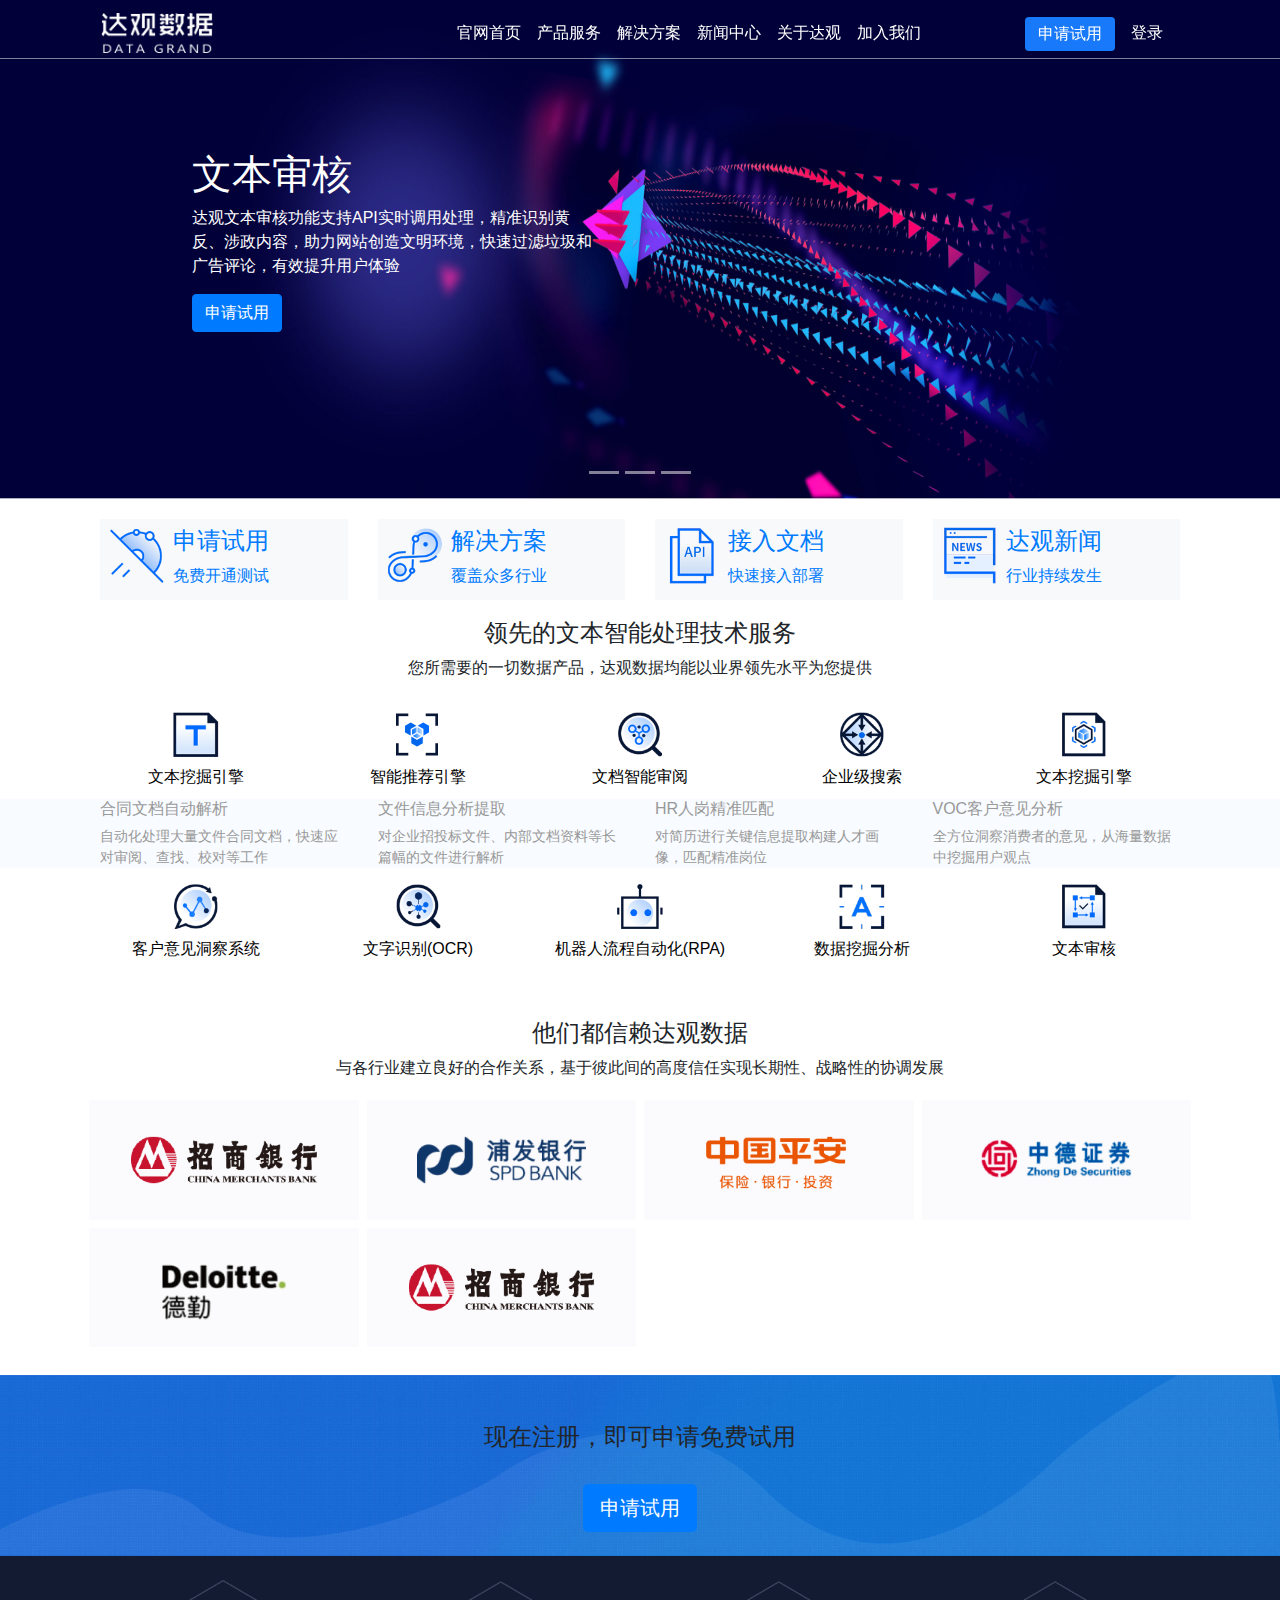
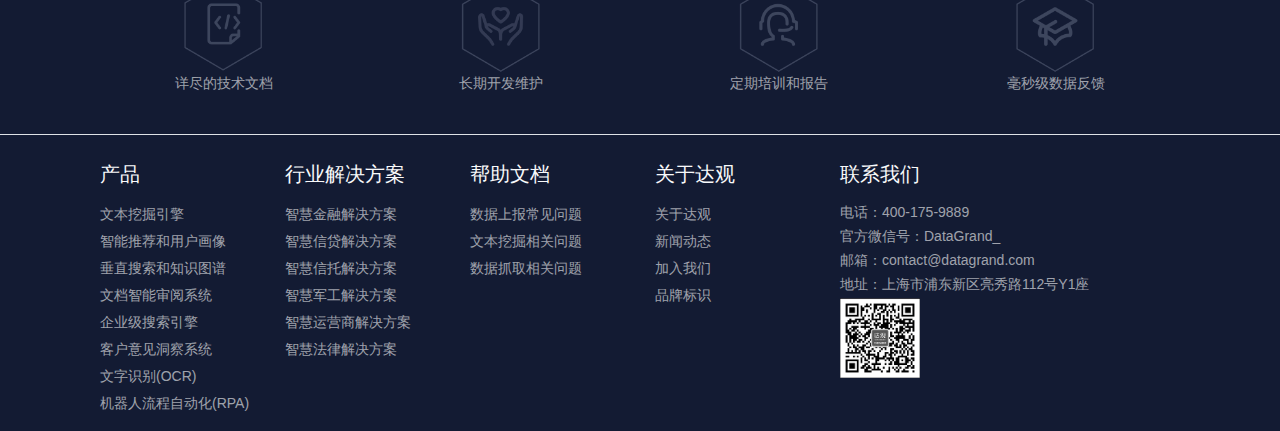
<file: index.html>
<!DOCTYPE html>
<html>

<head lang="en">
    <meta charset="UTF-8">
    <title>首页</title>
    <!-- 设置视口-->
    <meta name="viewport" content="width=device-width,initial-scale=1" />
    <!-- 导入css-->
    <link rel="stylesheet" href="css/bootstrap.css" />
    <link rel="stylesheet" href="css/comm.css">
    <link rel="stylesheet" href="css/index.css" />

    <!-- 导入3个js-->
    <script src="js/jquery.min.js"></script>
    <script src="js/popper.min.js"></script>
    <script src="js/bootstrap.min.js"></script>


</head>

<body>
    <!--头部-->
    <div class="dh-header ">
        <div class="container  ">
            <div class="navbar navbar-expand-md navbar-dark  pb-0">
                <a class="navbar-brand header-logo" href="#"><img src="images/index/dg-logo-2x.png" alt="" /></a>
                <button class="navbar-toggler" data-target="#content" data-toggle="collapse">
                    <span class="navbar-toggler-icon">
                    </span>
                </button>
                <div id="content" class="collapse navbar-collapse">
                    <ul class="navbar-nav ml-lg-auto mr-lg-5 pl-1 ">
                        <li class="nav-item"><a class="nav-link" href="index.html">官网首页</a></li>
                        <li class="nav-item"><a class="nav-link" href="product.html">产品服务</a></li>
                        <li class="nav-item"><a class="nav-link" href="scheme.html">解决方案</a></li>
                        <li class="nav-item"><a class="nav-link" href="blog.html">新闻中心</a></li>
                        <li class="nav-item"><a class="nav-link" href="about.html">关于达观</a></li>
                        <li class="nav-item"><a class="nav-link" href="our.html">加入我们</a></li>
                    </ul>
                </div>
                <div class="ml-lg-5 d-none d-lg-block header-login float-right">
                    <button class="btn py-1   ">申请试用</button><a class="" href="#">登录</a>
                </div>
            </div>
        </div>
    </div>
    <!-- 轮播图开始-->
    <div class="img-lb">
        <div id="carous" class="carousel" data-ride="carousel">
            <div class="carousel-inner">
                <div class="carousel-item active img-p">
                    <div class="item-position">
                        <h1 class="title text-white">文本审核</h2>
                            <p class="text-white">达观文本审核功能支持API实时调用处理，精准识别黄反、涉政内容，助力网站创造文明环境，快速过滤垃圾和广告评论，有效提升用户体验</p>
                            <a href="javascript:void()" class="btn btn-primary text-white ">申请试用</a>
                    </div>
                    <img src="images/index/banner1.jpg" alt="" />
                </div>
                <div class="carousel-item img-p">
                    <div class="item-position">
                        <h1 class="title text-white">智能推荐和用户画像</h2>
                            <p class="text-white">根据不同用户的喜好挖掘生成用户画像，为每位用户提供“千人千画“的个性化推荐内容，帮助传媒、电商等行业有效提升点击率、转化率以及用户粘性，极大的增加客户的经营效益</p>
                            <a href="javascript:void()" class="btn btn-primary text-white ">申请试用</a>
                    </div>
                    <img src="images/index/banner2.jpg" alt="" />
                </div>
                <div class="carousel-item img-p">
                    <div class="item-position">
                        <h1 class="title text-white">垂直搜索和知识图谱</h2>
                            <p class="text-white">垂直搜索引擎利用知识图谱和语义分析技术，帮助用户从海量信息中快速准确搜索到目标内容，为客户搭建出高效精准的智能搜索系统</p>
                            <a href="javascript:void()" class="btn btn-primary text-white ">在线体验</a>
                    </div>
                    <img src="images/index/banner3.jpg" alt="" />
                </div>
            </div>
            <ul class="carousel-indicators">
                <li data-slide-to="0" data-target="#carous"></li>
                <li data-slide-to="1" data-target="#carous"></li>
                <li data-slide-to="2" data-target="#carous"></li>

            </ul>
        </div>
    </div>
    <!-- 轮播图结束-->
    <div class="container">
        <div class="row quick">
            <div class="col-md-3 ">
                <a class="d-block bg-light p-2 clearfix" href="#">
                    <img class="float-left" src="images/index/quick-icon1-new.png" alt="" />
                    <div class="float-left pl-2">
                        <h4>申请试用</h4>
                        <p class="mb-1">免费开通测试</p>
                    </div>
                </a>
            </div>
            <div class="col-md-3  ">
                <a class="d-block bg-light p-2 clearfix" href="#">
                    <img class="float-left" src="images/index/quick-icon2-new.png" alt="" />
                    <div class="float-left pl-2">
                        <h4>解决方案</h4>
                        <p class="mb-1">覆盖众多行业</p>
                    </div>
                </a>
            </div>
            <div class="col-md-3 ">
                <a class="d-block bg-light p-2 clearfix" href="#">
                    <img class="float-left" src="images/index/quick-icon3-new.png" alt="" />
                    <div class="float-left pl-2">
                        <h4>接入文档</h4>
                        <p class="mb-1">快速接入部署</p>
                    </div>
                </a>
            </div>
            <div class="col-md-3 ">
                <a class="d-block bg-light p-2 clearfix" href="#">
                    <img class="float-left" src="images/index/quick-icon4-new.png" alt="" />
                    <div class="float-left pl-2">
                        <h4>达观新闻</h4>
                        <p class="mb-1">行业持续发生</p>
                    </div>
                </a>
            </div>
        </div>
        <div class="products ">
            <h4 class="text-center">领先的文本智能处理技术服务</h4>
            <p class="text-center">您所需要的一切数据产品，达观数据均能以业界领先水平为您提供</p>
        </div>
        <!-- 第一行图标-->
        <div class="row pt-2 ">
            <div class=" mt-2 col-md text-md-center product-border product-parent1 col-sm-12 ">
                <a href="javascript:void()">
                    <img class="product-img" src="images/index/product-logo-01.png" alt="" />
                    <div class="p-2 d-inline-block d-md-block">文本挖掘引擎</div>
                </a>
            </div>
            <div class="mt-2 col-md text-md-center product-border col-sm-12">
                <a href="javascript:void()">
                    <img class="product-img" src="images/index/product-logo-02.png" alt="" />
                    <div class="p-2 d-inline-block d-md-block">智能推荐引擎</div>
                </a>
            </div>
            <div class="mt-2 col-md text-md-center product-border col-sm-12">
                <a href="javascript:void()">
                    <img class="product-img" src="images/index/product-logo-03.png" alt="" />
                    <div class="p-2 d-inline-block d-md-block">文档智能审阅</div>
                </a>
            </div>
            <div class="mt-2 col-md text-md-center product-border col-sm-12">
                <a href="javascript:void()">
                    <img class="product-img" src="images/index/product-logo-04.png" alt="" />
                    <div class="p-2 d-inline-block d-md-block">企业级搜索</div>
                </a>
            </div>
            <div class="mt-2 col-md text-md-center product-border col-sm-12">
                <a href="javascript:void()">
                    <img class="product-img" src="images/index/product-logo-05.png" alt="" />
                    <div class="p-2 d-inline-block d-md-block">文本挖掘引擎</div>
                </a>
            </div>
        </div>
    </div>

    <!-- 第一行图标内容-->
    <div class="product-item product-item1 ">
        <div class="container ">
            <div class="row">
                <a class="col-md-3">
                    <h6>合同文档自动解析</h6>
                    <div>自动化处理大量文件合同文档，快速应对审阅、查找、校对等工作</div>
                </a>
                <a class="col-md-3">
                    <h6>文件信息分析提取</h6>
                    <div>对企业招投标文件、内部文档资料等长篇幅的文件进行解析</div>
                </a>
                <a class="col-md-3">
                    <h6>HR人岗精准匹配</h6>
                    <div>对简历进行关键信息提取构建人才画像，匹配精准岗位</div>
                </a>
                <a class="col-md-3">
                    <h6>VOC客户意见分析</h6>
                    <div>全方位洞察消费者的意见，从海量数据中挖掘用户观点</div>
                </a>
            </div>
        </div>
    </div>

    <!-- 第二行图标-->
    <div>
        <div class="container">
            <div class="row pt-2">
                <div class="mt-2 col-md text-md-center product-border col-sm-12">
                    <a href="#">
                        <img class="product-img" src="images/index/product-logo-06.png" alt="" />
                        <div class="p-2 d-inline-block d-md-block">客户意见洞察系统</div>
                    </a>
                </div>
                <div class="mt-2 col-md text-md-center product-border col-sm-12">
                    <a href="#">
                        <img class="product-img" src="images/index/product-logo-07.png" alt="" />
                        <div class="p-2 d-inline-block d-md-block">文字识别(OCR)</div>
                    </a>
                </div>
                <div class="mt-2 col-md text-md-center product-border col-sm-12">
                    <a href="#">
                        <img class="product-img" src="images/index/product-logo-08.png" alt="" />
                        <div class="p-2 d-inline-block d-md-block">机器人流程自动化(RPA)</div>
                    </a>
                </div>
                <div class="mt-2 col-md text-md-center product-border col-sm-12">
                    <a href="#">
                        <img class="product-img" src="images/index/product-logo-09.png" alt="" />
                        <div class="p-2 d-inline-block d-md-block">数据挖掘分析</div>
                    </a>
                </div>
                <div class="mt-2 col-md text-md-center product-border col-sm-12">
                    <a href="#">
                        <img class="product-img" src="images/index/product-logo-10.png" alt="" />
                        <div class="p-2 d-inline-block d-md-block">文本审核</div>
                    </a>
                </div>

            </div>
        </div>
    </div>

    <!-- 合作伙伴-->
    <div class="case pt-5">
        <div class="container">
            <h4 class="text-center">他们都信赖达观数据</h4>
            <p class="text-center">与各行业建立良好的合作关系，基于彼此间的高度信任实现长期性、战略性的协调发展</p>
            <div class="row">
                <div class="col-4 col-md-3 p-1">
                    <img class="case-img" src="images/index/logo_zhaoshang_01.png" alt="" />
                </div>
                <div class="col-4 col-md-3 p-1">
                    <img class="case-img" src="images/index/logo_psdbank_02.png" alt="" />
                </div>
                <div class="col-4 col-md-3 p-1">
                    <img class="case-img" src="images/index/logo_chinapingan_03.png" alt="" />
                </div>
                <div class="col-4 col-md-3 p-1">
                    <img class="case-img" src="images/index/logo_zhongde_07.png" alt="" />
                </div>
                <div class="col-4 col-md-3 p-1">
                    <img class="case-img" src="images/index/logo_deqin_08.png" alt="" />
                </div>
                <div class="col-4 col-md-3 p-1">
                    <img class="case-img" src="images/index/logo_zhaoshang_01.png" alt="" />
                </div>
            </div>
        </div>
    </div>
    <!--底部申请试用-->
    <div class="apply-title py-4 mt-4">
        <div class="container text-center ">
            <h4 class="py-4">现在注册，即可申请免费试用</h4>
            <a href="#" class="btn btn-lg btn-primary">申请试用</a>
        </div>
    </div>
    <!-- 底部导航-->
    <div class="dg-footer  ">
        <div class="border-bottom">
            <div class="container py-4 ">
                <div class="row">
                    <div class="col-3 text-center">
                        <img class="footer-img" src="images/index/footer-word1-new.png" alt="" />
                        <p class="footer-f-c">详尽的技术文档</p>
                    </div>
                    <div class="col-3 text-center">
                        <img class="footer-img" src="images/index/footer-word2-new.png" alt="" />
                        <p class="footer-f-c">长期开发维护</p>
                    </div>
                    <div class="col-3 text-center">
                        <img class="footer-img " src="images/index/footer-word3-new.png" alt="" />
                        <p class="footer-f-c">定期培训和报告</p>
                    </div>
                    <div class="col-3 text-center">
                        <img class="footer-img" src="images/index/footer-word4-new.png" alt="" />
                        <p class="footer-f-c">毫秒级数据反馈</p>
                    </div>
                </div>
            </div>
        </div>
        <!-- 尾部注释-->
        <div class="container footer-text mt-3">
            <div class="d-none d-md-block">
                <div class="row">
                    <div class="col-2">
                        <ul class="list-unstyled">
                            <li>
                                <h5 class="text-light py-2 ">产品</h5>
                            </li>
                            <li><a class="text-dark footer-f-c" href="javascript:void();">文本挖掘引擎</a></li>
                            <li><a class="text-dark footer-f-c" href="javascript:void();">智能推荐和用户画像</a></li>
                            <li><a class="text-dark footer-f-c" href="javascript:void();">垂直搜索和知识图谱</a></li>
                            <li><a class="text-dark footer-f-c" href="javascript:void();">文档智能审阅系统</a></li>
                            <li><a class="text-dark footer-f-c" href="javascript:void();">企业级搜索引擎</a></li>
                            <li><a class="text-dark footer-f-c" href="javascript:void();">客户意见洞察系统</a></li>
                            <li><a class="text-dark footer-f-c" href="javascript:void();">文字识别(OCR)</a></li>
                            <li><a class="text-dark footer-f-c" href="javascript:void();">机器人流程自动化(RPA)</a></li>
                        </ul>
                    </div>
                    <div class="col-2">
                        <ul class="list-unstyled">
                            <li>
                                <h5 class="text-light py-2">行业解决方案</h5>
                            </li>
                            <li><a class="text-dark footer-f-c" href="javascript:void();">智慧金融解决方案</a></li>
                            <li><a class="text-dark footer-f-c" href="javascript:void();">智慧信贷解决方案</a></li>
                            <li><a class="text-dark footer-f-c" href="javascript:void();">智慧信托解决方案</a></li>
                            <li><a class="text-dark footer-f-c" href="javascript:void();">智慧军工解决方案</a></li>
                            <li><a class="text-dark footer-f-c" href="javascript:void();">智慧运营商解决方案</a></li>
                            <li><a class="text-dark footer-f-c" href="javascript:void();">智慧法律解决方案</a></li>
                        </ul>
                    </div>
                    <div class="col-2">
                        <ul class="list-unstyled">
                            <li>
                                <h5 class="text-light py-2 ">帮助文档</h5>
                            </li>
                            <li><a class="text-dark footer-f-c" href="javascript:void();">数据上报常见问题</a></li>
                            <li><a class="text-dark footer-f-c" href="javascript:void();">文本挖掘相关问题</a></li>
                            <li><a class="text-dark footer-f-c" href="javascript:void();">数据抓取相关问题</a></li>

                        </ul>
                    </div>
                    <div class="col-2">
                        <ul class="list-unstyled">
                            <li>
                                <h5 class="text-light py-2 ">关于达观</h5>
                            </li>
                            <li><a class="text-dark footer-f-c" href="javascript:void();">关于达观</a></li>
                            <li><a class="text-dark footer-f-c" href="javascript:void();">新闻动态</a></li>
                            <li><a class="text-dark footer-f-c" href="javascript:void();">加入我们</a></li>
                            <li><a class="text-dark footer-f-c" href="javascript:void();">品牌标识</a></li>

                        </ul>
                    </div>
                    <div class="col-4">
                        <ul class="list-unstyled">
                            <li>
                                <h5 class="text-light py-2 ">联系我们</h5>
                            </li>
                            <li class="footer-f-c">电话：400-175-9889</li>
                            <li class="footer-f-c">官方微信号：DataGrand_</li>
                            <li class="footer-f-c">邮箱：contact@datagrand.com</li>
                            <li class="footer-f-c">地址：上海市浦东新区亮秀路112号Y1座</li>
                            <li><img class="footer-code" src="images/index/qrcode.png" alt="二维码" /></li>
                        </ul>
                    </div>
                </div>
            </div>
        </div>
        <!-- 小窗口显示-->
        <ul class="list-unstyled d-md-none">
            <li class="pl-2 py-2"><a href="about.html">关于达观</a></li>
            <li class="pl-2 py-2"><a href="blog.html">新闻动态</a></li>
            <li class="pl-2 py-2"><a href="our.html">加入我们</a></li>
            <li class="pl-2 py-2"><a href="index.html">品牌标识</a></li>
        </ul>
    </div>
</body>
<script>
</script>

</html>
</file>
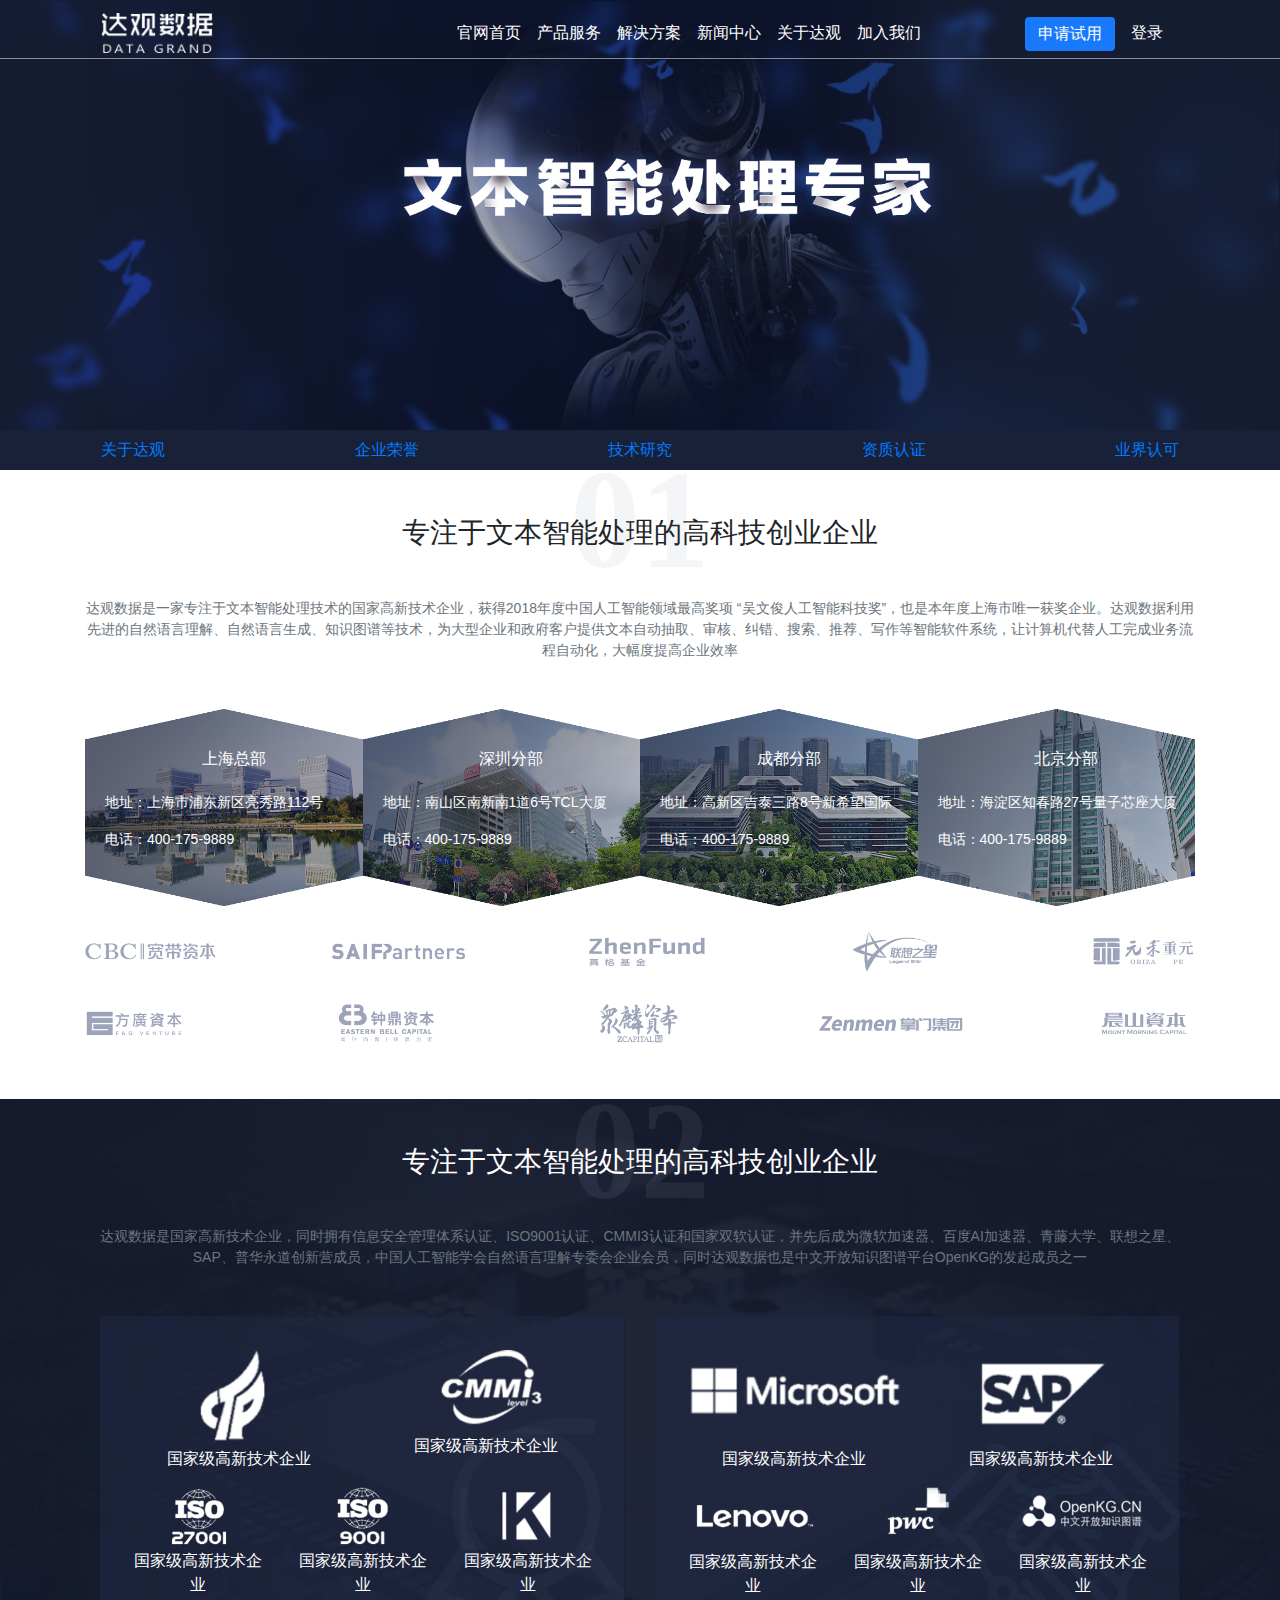
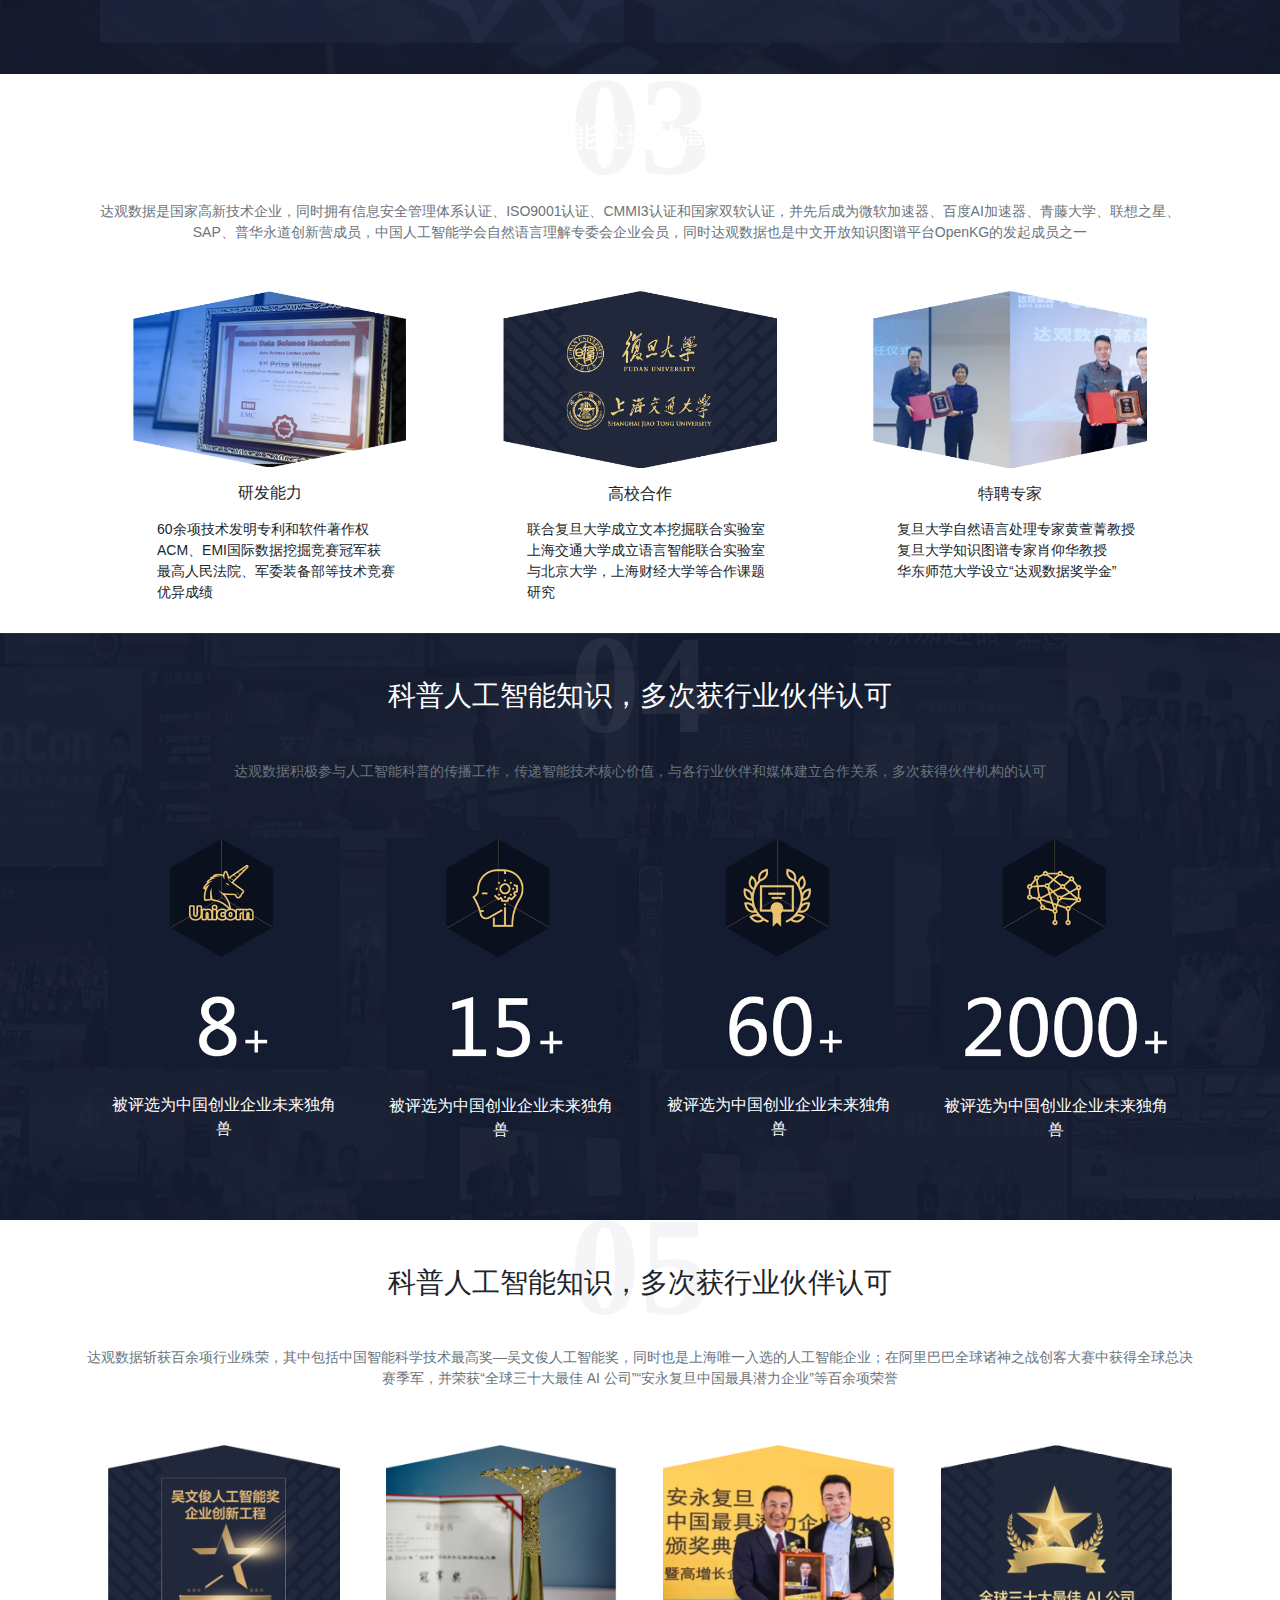
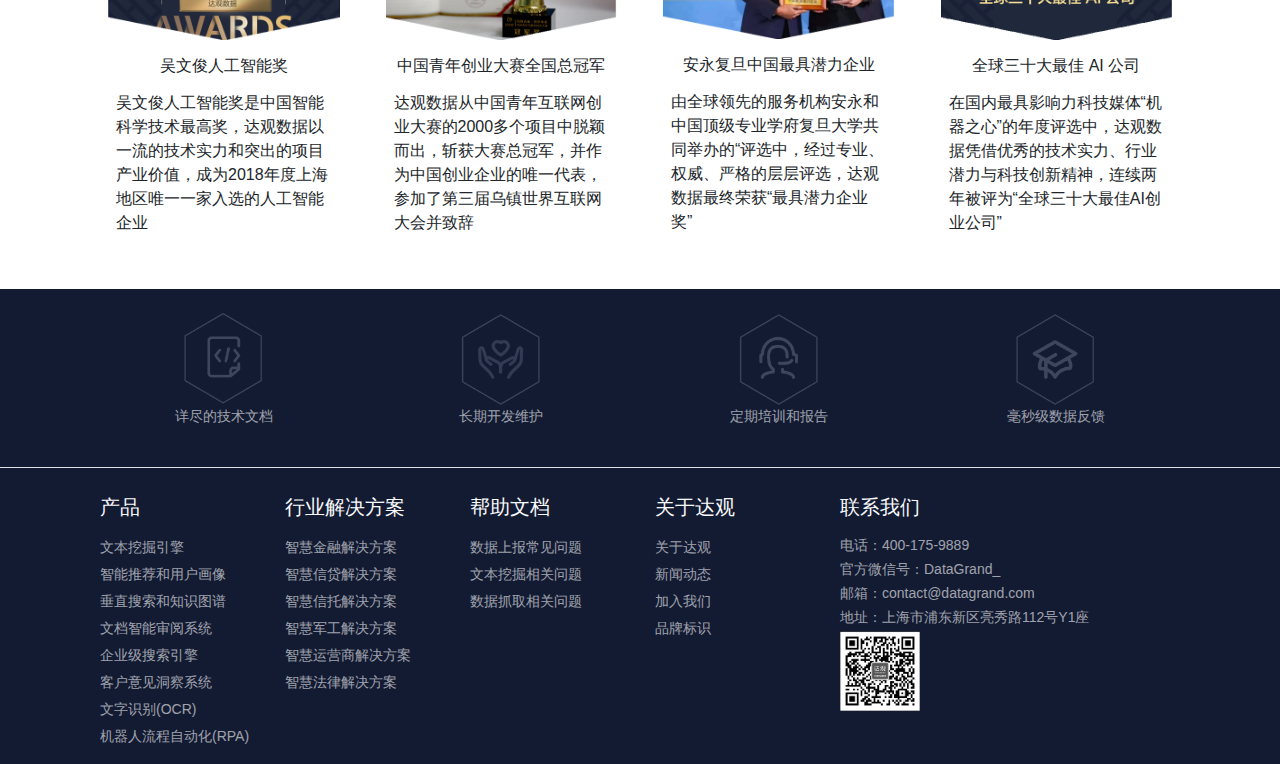
<file: about.html>
<!DOCTYPE html>
<html>

<head lang="en">
    <meta charset="UTF-8">
    <title>关于达观</title>
    <!-- 设置视口-->
    <meta name="viewport" content="width=device-width,initial-scale=1" />
    <!-- 导入css-->
    <link rel="stylesheet" href="css/bootstrap.css" />
    <link rel="stylesheet" href="css/comm.css" />
    <link rel="stylesheet" href="css/about.css" />
    <!-- 导入3个js-->
    <script src="js/jquery.min.js"></script>
    <script src="js/popper.min.js"></script>
    <script src="js/bootstrap.min.js"></script>


</head>

<body>
    <!--头部-->
    <div class="dh-header ">
        <div class="container  ">
            <div class="navbar navbar-expand-md navbar-dark  pb-0">
                <a class="navbar-brand header-logo" href="#"><img src="images/index/dg-logo-2x.png" alt="" /></a>
                <button class="navbar-toggler" data-target="#content" data-toggle="collapse">
                        <span class="navbar-toggler-icon">
                        </span>
                    </button>
                <div id="content" class="collapse navbar-collapse">
                    <ul class="navbar-nav ml-lg-auto mr-lg-5 pl-1 ">
                        <li class="nav-item"><a class="nav-link" href="index.html">官网首页</a></li>
                        <li class="nav-item"><a class="nav-link" href="product.html">产品服务</a></li>
                        <li class="nav-item"><a class="nav-link" href="scheme.html">解决方案</a></li>
                        <li class="nav-item"><a class="nav-link" href="blog.html">新闻中心</a></li>
                        <li class="nav-item"><a class="nav-link" href="about.html">关于达观</a></li>
                        <li class="nav-item"><a class="nav-link" href="our.html">加入我们</a></li>
                    </ul>
                </div>
                <div class="ml-lg-5 d-none d-lg-block header-login float-right">
                    <button class="btn py-1   ">申请试用</button><a class="" href="#">登录</a>
                </div>
            </div>
        </div>
    </div>
    <div class="aboout-us">
        <div class="about-us-web">
            <img class="w-100" src="images/about/about-us-banner.png" alt="" />
        </div>
        <div class="about-datagrand">
            <div class="container">
                <ul class="nav justify-content-between">
                    <li class="nav-item"><a class="nav-link" href="#">关于达观</a></li>
                    <li class="nav-item"><a class="nav-link" href="#">企业荣誉</a></li>
                    <li class="nav-item"><a class="nav-link" href="#">技术研究</a></li>
                    <li class="nav-item"><a class="nav-link" href="#">资质认证</a></li>
                    <li class="nav-item"><a class="nav-link" href="#">业界认可</a></li>
                </ul>
            </div>
        </div>
        <div class="about-us-block1 about-us-block text-center">
            <div class="about-us-absolute ">01</div>
            <div class="container ">
                <h3 class="pt-3 pb-5 m-0">专注于文本智能处理的高科技创业企业</h3>
                <p class="my_small text-muted mb-5">达观数据是一家专注于文本智能处理技术的国家高新技术企业，获得2018年度中国人工智能领域最高奖项 “吴文俊人工智能科技奖”，也是本年度上海市唯一获奖企业。达观数据利用先进的自然语言理解、自然语言生成、知识图谱等技术，为大型企业和政府客户提供文本自动抽取、审核、纠错、搜索、推荐、写作等智能软件系统，让计算机代替人工完成业务流程自动化，大幅度提高企业效率
                </p>
                <div class="row">
                    <div class="col-12 col-md-3 block1-img1">
                        <h6 class="pb-3">上海总部</h6>
                        <p class="text-left my_small">地址：上海市浦东新区亮秀路112号</p>
                        <p class="text-left my_small">电话：400-175-9889</p>
                    </div>
                    <div class="col-12 col-md-3 block1-img2">
                        <h6 class="pb-3">深圳分部</h6>
                        <p class="text-left my_small">地址：南山区南新南1道6号TCL大厦</p>
                        <p class="text-left my_small">电话：400-175-9889</p>
                    </div>
                    <div class="col-12 col-md-3 block1-img3">
                        <h6 class="pb-3">成都分部</h6>
                        <p class="text-left my_small">地址：高新区吉泰三路8号新希望国际</p>
                        <p class="text-left my_small">电话：400-175-9889</p>
                    </div>
                    <div class="col-12 col-md-3 block1-img4">
                        <h6 class="pb-3">北京分部</h6>
                        <p class="text-left my_small">地址：海淀区知春路27号量子芯座大厦</p>
                        <p class="text-left my_small">电话：400-175-9889</p>
                    </div>
                </div>
                <div class="py-4">
                    <img src="images/about/block01-enterprises.png" class="w-100" alt="" />
                </div>
            </div>
        </div>
        <div class="about-us-block2 about-us-block text-center">
            <div class="about-us-absolute ">02</div>
            <div class="container">
                <h3 class="pt-3 pb-5 m-0 text-white">专注于文本智能处理的高科技创业企业</h3>
                <p class="my_small text-muted mb-5">
                    达观数据是国家高新技术企业，同时拥有信息安全管理体系认证、ISO9001认证、CMMI3认证和国家双软认证，并先后成为微软加速器、百度AI加速器、青藤大学、联想之星、SAP、普华永道创新营成员，中国人工智能学会自然语言理解专委会企业会员，同时达观数据也是中文开放知识图谱平台OpenKG的发起成员之一
                </p>
                <div class="row text-white ">
                    <div class="col-6 ">
                        <div class="row about-bg-1">
                            <div class="col-12 col-md-6 text-center">
                                <img src="images/about/about-us-block1-logo-01.png" class="w-100" alt="" />
                                <p>国家级高新技术企业</p>
                            </div>
                            <div class="col-12 col-md-6 text-center">
                                <img class="w-100" src="images/about/about-us-block1-logo-02.png" alt="" />
                                <p>国家级高新技术企业</p>
                            </div>
                            <div class="col-12 col-md-4 text-center">
                                <img class="w-100" src="images/about/about-us-block1-logo-03.png" alt="" />
                                <p>国家级高新技术企业</p>
                            </div>
                            <div class="col-12 col-md-4 text-center">
                                <img class="w-100" src="images/about/about-us-block1-logo-04.png" alt="" />
                                <p>国家级高新技术企业</p>
                            </div>
                            <div class="col-12 col-md-4 text-center">
                                <img class="w-100" src="images/about/about-us-block1-logo-05.png" alt="" />
                                <p>国家级高新技术企业</p>
                            </div>
                        </div>

                    </div>
                    <div class="col-6 ">
                        <div class="row about-bg-2">
                            <div class="col-12 col-md-6 text-center">
                                <img src="images/about/about-us-block2-logo-01.png" class="w-100" alt="" />
                                <p>国家级高新技术企业</p>
                            </div>
                            <div class="col-12 col-md-6 text-center">
                                <img class="w-100" src="images/about/about-us-block2-logo-02.png" alt="" />
                                <p>国家级高新技术企业</p>
                            </div>
                            <div class="col-12 col-md-4 text-center">
                                <img class="w-100" src="images/about/about-us-block2-logo-03.png" alt="" />
                                <p>国家级高新技术企业</p>
                            </div>
                            <div class="col-12 col-md-4 text-center">
                                <img class="w-100" src="images/about/about-us-block2-logo-04.png" alt="" />
                                <p>国家级高新技术企业</p>
                            </div>
                            <div class="col-12 col-md-4 text-center">
                                <img class="w-100" src="images/about/about-us-block2-logo-05.png" alt="" />
                                <p>国家级高新技术企业</p>
                            </div>
                        </div>
                    </div>
                </div>
            </div>
        </div>
        <div class="about-us-block3 about-us-block text-center">
            <div class="about-us-absolute ">03</div>
            <div class="container">
                <h3 class="pt-3 pb-5 m-0 text-white">专注于文本智能处理的高科技创业企业</h3>
                <p class="my_small text-muted mb-5">
                    达观数据是国家高新技术企业，同时拥有信息安全管理体系认证、ISO9001认证、CMMI3认证和国家双软认证，并先后成为微软加速器、百度AI加速器、青藤大学、联想之星、SAP、普华永道创新营成员，中国人工智能学会自然语言理解专委会企业会员，同时达观数据也是中文开放知识图谱平台OpenKG的发起成员之一
                </p>
                <div class="row">
                    <div class="col-12 col-md-4 px-5">
                        <img class="w-100" src="images/about/block03-1.png" alt="" />
                        <h6 class="my-3">研发能力</h6>
                        <div class="my_small text-left pl-4">
                            <p class="my-0">60余项技术发明专利和软件著作权</p>
                            <p class="my-0">ACM、EMI国际数据挖掘竞赛冠军获</p>
                            <p class="my-0">最高人民法院、军委装备部等技术竞赛优异成绩</p>
                        </div>
                    </div>
                    <div class="col-12 col-md-4 px-5">
                        <img class="w-100" src="images/about/block03-2.png" alt="" />
                        <h6 class="my-3">高校合作</h6>
                        <div class="my_small text-left pl-4">
                            <p class="my-0">联合复旦大学成立文本挖掘联合实验室</p>
                            <p class="my-0">上海交通大学成立语言智能联合实验室</p>
                            <p class="my-0">与北京大学，上海财经大学等合作课题研究</p>
                        </div>
                    </div>
                    <div class="col-12 col-md-4 px-5">
                        <img class="w-100" src="images/about/block03-3.png" alt="" />
                        <h6 class="my-3">特聘专家</h6>
                        <div class="my_small text-left pl-4">
                            <p class="my-0">复旦大学自然语言处理专家黄萱菁教授</p>
                            <p class="my-0">复旦大学知识图谱专家肖仰华教授</p>
                            <p class="my-0">华东师范大学设立“达观数据奖学金”</p>
                        </div>
                    </div>
                </div>
            </div>
        </div>
        <div class="about-us-block4 about-us-block text-center">
            <div class="about-us-absolute ">04</div>
            <div class="container">
                <h3 class="pt-3 pb-5 m-0 text-white">科普人工智能知识，多次获行业伙伴认可</h3>
                <p class="my_small text-muted mb-5">
                    达观数据积极参与人工智能科普的传播工作，传递智能技术核心价值，与各行业伙伴和媒体建立合作关系，多次获得伙伴机构的认可
                </p>
                <div class="row ">
                    <div class="col-12 col-md-3 ">
                        <div class="block3-bg text-center p-2">
                            <img class="w-100" src="images/about/block04-1.png" alt="" />
                            <p class="text-white py-4">被评选为中国创业企业未来独角兽</p>
                        </div>
                    </div>
                    <div class="col-12 col-md-3 ">
                        <div class="block3-bg text-center p-2">
                            <img class="w-100" src="images/about/block04-2.png" alt="" />
                            <p class="text-white py-4">被评选为中国创业企业未来独角兽</p>
                        </div>
                    </div>
                    <div class="col-12 col-md-3 ">
                        <div class="block3-bg text-center p-2">
                            <img class="w-100" src="images/about/block04-3.png" alt="" />
                            <p class="text-white py-4">被评选为中国创业企业未来独角兽</p>
                        </div>
                    </div>
                    <div class="col-12 col-md-3 ">
                        <div class=" text-center p-2">
                            <img class="w-100" src="images/about/block04-4.png" alt="" />
                            <p class="text-white py-4">被评选为中国创业企业未来独角兽</p>
                        </div>
                    </div>
                </div>
            </div>
        </div>
        <div class="about-us-block5 about-us-block text-center">
            <div class="about-us-absolute ">05</div>
            <div class="container">
                <h3 class="pt-3 pb-5 m-0 ">科普人工智能知识，多次获行业伙伴认可</h3>
                <p class="my_small text-muted mb-5">
                    达观数据斩获百余项行业殊荣，其中包括中国智能科学技术最高奖—吴文俊人工智能奖，同时也是上海唯一入选的人工智能企业；在阿里巴巴全球诸神之战创客大赛中获得全球总决赛季军，并荣获“全球三十大最佳 AI 公司”“安永复旦中国最具潜力企业”等百余项荣誉
                </p>
                <div class="row">


                    <div class="col-12 col-md-3">
                        <div class=" text-center p-2">
                            <img class="w-100" src="images/about/block05-1.png" alt="" />
                            <h6 class="my-3">吴文俊人工智能奖</h6>
                            <p class="px-2 text-left">吴文俊人工智能奖是中国智能科学技术最高奖，达观数据以一流的技术实力和突出的项目产业价值，成为2018年度上海地区唯一一家入选的人工智能企业</p>
                        </div>
                    </div>
                    <div class="col-12 col-md-3">
                        <div class=" text-center p-2">
                            <img class="w-100" src="images/about/block05-2.png" alt="" />
                            <h6 class="my-3">中国青年创业大赛全国总冠军</h6>
                            <p class="px-2 text-left">达观数据从中国青年互联网创业大赛的2000多个项目中脱颖而出，斩获大赛总冠军，并作为中国创业企业的唯一代表，参加了第三届乌镇世界互联网大会并致辞</p>
                        </div>
                    </div>
                    <div class="col-12 col-md-3">
                        <div class=" text-center p-2">
                            <img class="w-100" src="images/about/block05-3.png" alt="" />
                            <h6 class="my-3">安永复旦中国最具潜力企业</h6>
                            <p class="px-2 text-left">由全球领先的服务机构安永和中国顶级专业学府复旦大学共同举办的“评选中，经过专业、权威、严格的层层评选，达观数据最终荣获“最具潜力企业奖”</p>
                        </div>
                    </div>
                    <div class="col-12 col-md-3">
                        <div class=" text-center p-2">
                            <img class="w-100" src="images/about/block05-4.png" alt="" />
                            <h6 class="my-3">全球三十大最佳 AI 公司</h6>
                            <p class="px-2 text-left">在国内最具影响力科技媒体“机器之心”的年度评选中，达观数据凭借优秀的技术实力、行业潜力与科技创新精神，连续两年被评为“全球三十大最佳AI创业公司”</p>
                        </div>
                    </div>

                </div>
            </div>
        </div>
    </div>
    <!-- 底部导航-->
    <div class="dg-footer  ">
        <div class="border-bottom">
            <div class="container py-4 ">
                <div class="row">
                    <div class="col-3 text-center">
                        <img class="footer-img" src="images/index/footer-word1-new.png" alt="" />
                        <p class="footer-f-c">详尽的技术文档</p>
                    </div>
                    <div class="col-3 text-center">
                        <img class="footer-img" src="images/index/footer-word2-new.png" alt="" />
                        <p class="footer-f-c">长期开发维护</p>
                    </div>
                    <div class="col-3 text-center">
                        <img class="footer-img " src="images/index/footer-word3-new.png" alt="" />
                        <p class="footer-f-c">定期培训和报告</p>
                    </div>
                    <div class="col-3 text-center">
                        <img class="footer-img" src="images/index/footer-word4-new.png" alt="" />
                        <p class="footer-f-c">毫秒级数据反馈</p>
                    </div>
                </div>
            </div>
        </div>
        <!-- 尾部注释-->
        <div class="container footer-text mt-3">
            <div class="d-none d-md-block">
                <div class="row">
                    <div class="col-2">
                        <ul class="list-unstyled">
                            <li>
                                <h5 class="text-light py-2 ">产品</h5>
                            </li>
                            <li><a class="text-dark footer-f-c" href="javascript:void();">文本挖掘引擎</a></li>
                            <li><a class="text-dark footer-f-c" href="javascript:void();">智能推荐和用户画像</a></li>
                            <li><a class="text-dark footer-f-c" href="javascript:void();">垂直搜索和知识图谱</a></li>
                            <li><a class="text-dark footer-f-c" href="javascript:void();">文档智能审阅系统</a></li>
                            <li><a class="text-dark footer-f-c" href="javascript:void();">企业级搜索引擎</a></li>
                            <li><a class="text-dark footer-f-c" href="javascript:void();">客户意见洞察系统</a></li>
                            <li><a class="text-dark footer-f-c" href="javascript:void();">文字识别(OCR)</a></li>
                            <li><a class="text-dark footer-f-c" href="javascript:void();">机器人流程自动化(RPA)</a></li>
                        </ul>
                    </div>
                    <div class="col-2">
                        <ul class="list-unstyled">
                            <li>
                                <h5 class="text-light py-2">行业解决方案</h5>
                            </li>
                            <li><a class="text-dark footer-f-c" href="javascript:void();">智慧金融解决方案</a></li>
                            <li><a class="text-dark footer-f-c" href="javascript:void();">智慧信贷解决方案</a></li>
                            <li><a class="text-dark footer-f-c" href="javascript:void();">智慧信托解决方案</a></li>
                            <li><a class="text-dark footer-f-c" href="javascript:void();">智慧军工解决方案</a></li>
                            <li><a class="text-dark footer-f-c" href="javascript:void();">智慧运营商解决方案</a></li>
                            <li><a class="text-dark footer-f-c" href="javascript:void();">智慧法律解决方案</a></li>
                        </ul>
                    </div>
                    <div class="col-2">
                        <ul class="list-unstyled">
                            <li>
                                <h5 class="text-light py-2 ">帮助文档</h5>
                            </li>
                            <li><a class="text-dark footer-f-c" href="javascript:void();">数据上报常见问题</a></li>
                            <li><a class="text-dark footer-f-c" href="javascript:void();">文本挖掘相关问题</a></li>
                            <li><a class="text-dark footer-f-c" href="javascript:void();">数据抓取相关问题</a></li>

                        </ul>
                    </div>
                    <div class="col-2">
                        <ul class="list-unstyled">
                            <li>
                                <h5 class="text-light py-2 ">关于达观</h5>
                            </li>
                            <li><a class="text-dark footer-f-c" href="javascript:void();">关于达观</a></li>
                            <li><a class="text-dark footer-f-c" href="javascript:void();">新闻动态</a></li>
                            <li><a class="text-dark footer-f-c" href="javascript:void();">加入我们</a></li>
                            <li><a class="text-dark footer-f-c" href="javascript:void();">品牌标识</a></li>

                        </ul>
                    </div>
                    <div class="col-4">
                        <ul class="list-unstyled">
                            <li>
                                <h5 class="text-light py-2 ">联系我们</h5>
                            </li>
                            <li class="footer-f-c">电话：400-175-9889</li>
                            <li class="footer-f-c">官方微信号：DataGrand_</li>
                            <li class="footer-f-c">邮箱：contact@datagrand.com</li>
                            <li class="footer-f-c">地址：上海市浦东新区亮秀路112号Y1座</li>
                            <li><img class="footer-code" src="images/index/qrcode.png" alt="二维码" /></li>
                        </ul>
                    </div>
                </div>
            </div>
        </div>
        <!-- 小窗口显示-->
        <ul class="list-unstyled d-md-none">
            <li class="pl-2 py-2"><a href="about.html">关于达观</a></li>
            <li class="pl-2 py-2"><a href="blog.html">新闻动态</a></li>
            <li class="pl-2 py-2"><a href="our.html">加入我们</a></li>
            <li class="pl-2 py-2"><a href="index.html">品牌标识</a></li>
        </ul>
    </div>
</body>

</html>
</file>
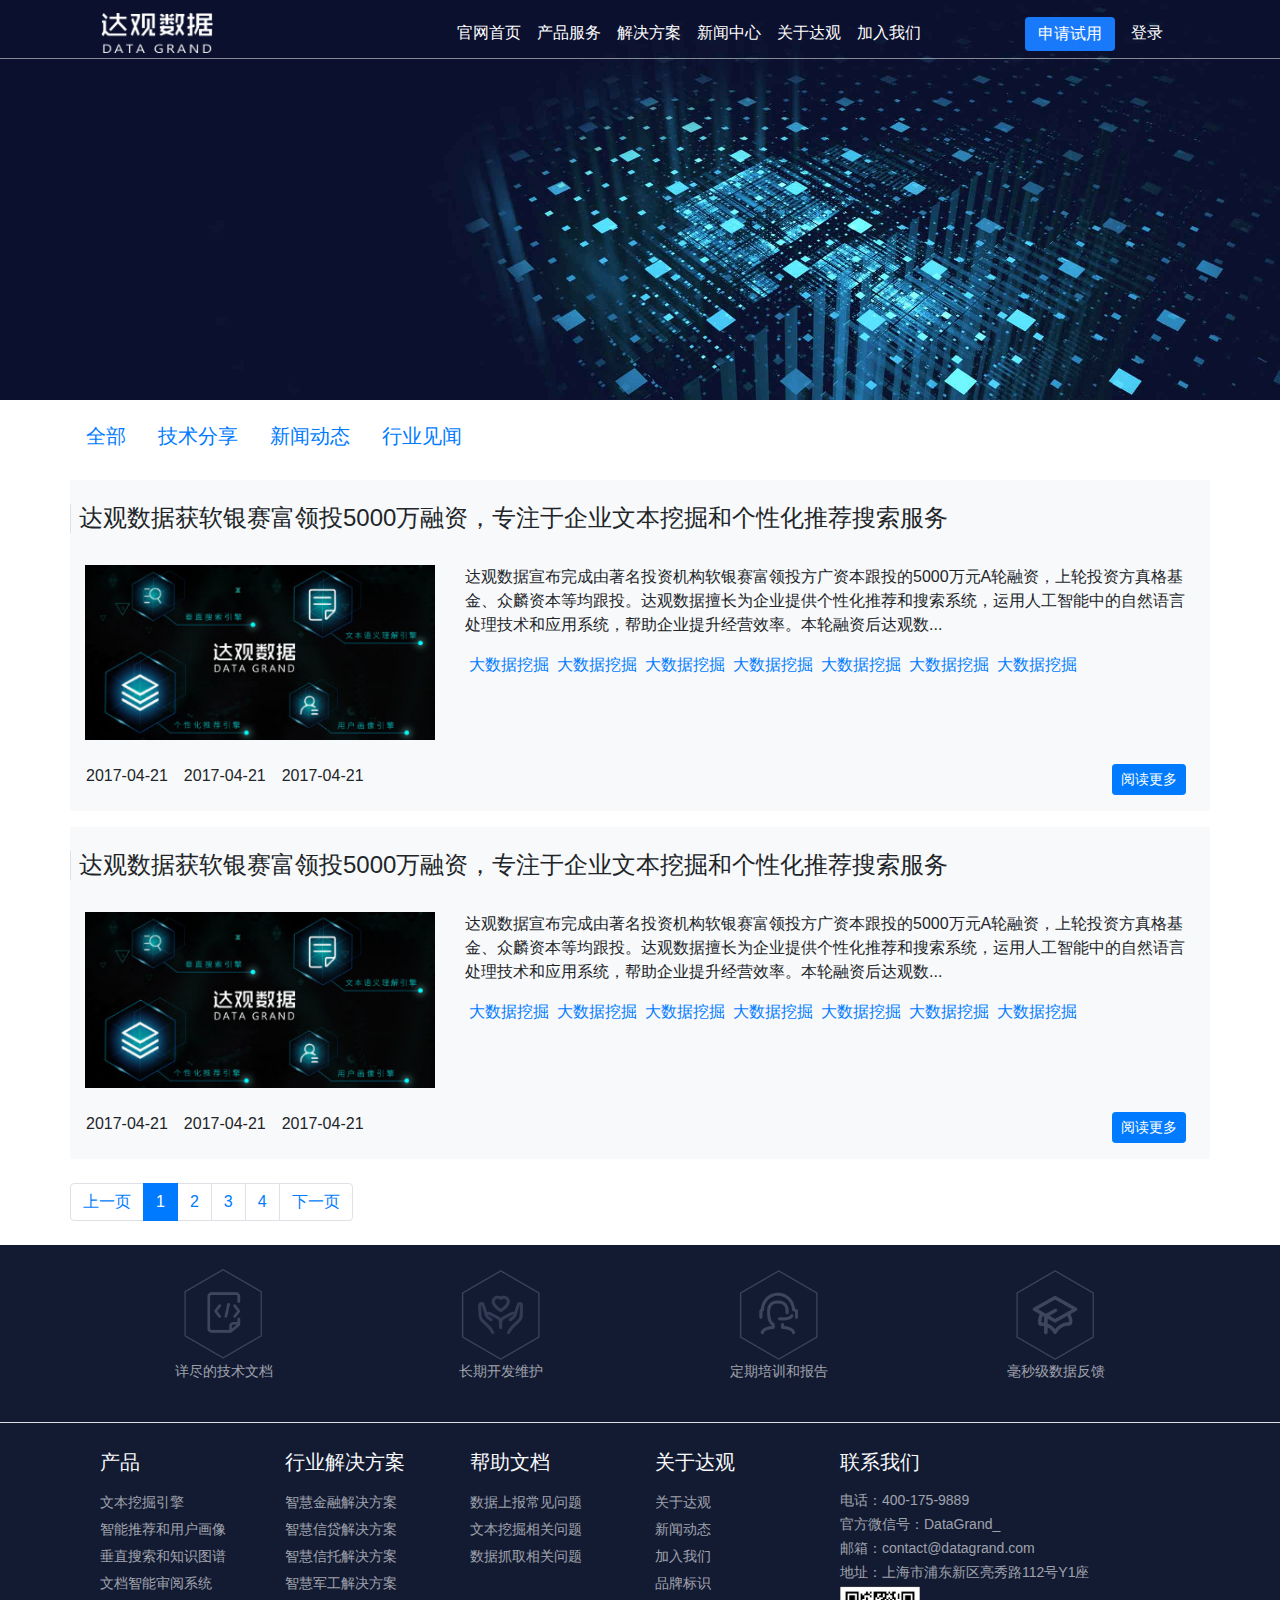
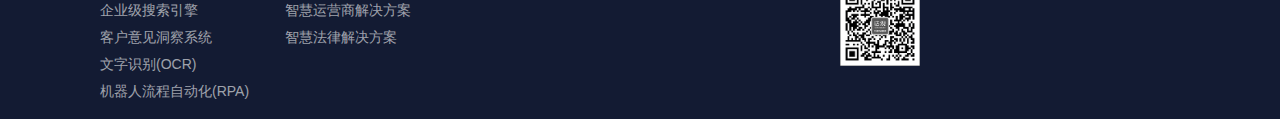
<file: blog.html>
<!DOCTYPE html>
<html>

<head lang="en">
    <meta charset="UTF-8">
    <title>新闻中心</title>
    <!-- 设置视口-->
    <meta name="viewport" content="width=device-width,initial-scale=1" />
    <!-- 导入css-->
    <link rel="stylesheet" href="css/bootstrap.css" />
    <link rel="stylesheet" href="css/comm.css" />
    <link rel="stylesheet" href="css/blog.css" />
    <!-- 导入3个js-->
    <script src="js/jquery.min.js"></script>
    <script src="js/popper.min.js"></script>
    <script src="js/bootstrap.min.js"></script>


</head>

<body>

    <!--头部-->
    <div class="dh-header ">
        <div class="container  ">
            <div class="navbar navbar-expand-md navbar-dark  pb-0">
                <a class="navbar-brand header-logo" href="#"><img src="images/index/dg-logo-2x.png" alt="" /></a>
                <button class="navbar-toggler" data-target="#content" data-toggle="collapse">
                    <span class="navbar-toggler-icon">
                    </span>
                </button>
                <div id="content" class="collapse navbar-collapse">
                    <ul class="navbar-nav ml-lg-auto mr-lg-5 pl-1 ">
                        <li class="nav-item"><a class="nav-link" href="index.html">官网首页</a></li>
                        <li class="nav-item"><a class="nav-link" href="product.html">产品服务</a></li>
                        <li class="nav-item"><a class="nav-link" href="scheme.html">解决方案</a></li>
                        <li class="nav-item"><a class="nav-link" href="blog.html">新闻中心</a></li>
                        <li class="nav-item"><a class="nav-link" href="about.html">关于达观</a></li>
                        <li class="nav-item"><a class="nav-link" href="our.html">加入我们</a></li>
                    </ul>
                </div>
                <div class="ml-lg-5 d-none d-lg-block header-login float-right">
                    <button class="btn py-1   ">申请试用</button><a class="" href="#">登录</a>
                </div>
            </div>
        </div>
    </div>
    <!-- 头部代码结束-->
    <div class="tm-banner">
        <div class="container">

        </div>
    </div>
    <div class="cont">
        <div class="news">
            <div class="container px-0">
                <ul class="nav pt-3">
                    <li class="nav-item h5"><a class="nav-link" href="#">全部</a></li>
                    <li class="nav-item h5"><a class="nav-link" href="#">技术分享</a></li>
                    <li class="nav-item h5"><a class="nav-link" href="#">新闻动态</a></li>
                    <li class="nav-item h5"><a class="nav-link" href="#">行业见闻</a></li>
                </ul>
            </div>
        </div>
        <!-- 数据-->
        <div class="container bg-light px-0 mt-3">
            <table></table>
            <h4 class="mt-4 pl-2 border-left">达观数据获软银赛富领投5000万融资，专注于企业文本挖掘和个性化推荐搜索服务</h4>
            <div class="row py-4 ">
                <div class="col-4 ">
                    <img class="w-100" src="images/blog/news-01.jpg" alt="" />
                </div>
                <div class="col-8 cont-text ">
                    <p>达观数据宣布完成由著名投资机构软银赛富领投方广资本跟投的5000万元A轮融资，上轮投资方真格基金、众麟资本等均跟投。达观数据擅长为企业提供个性化推荐和搜索系统，运用人工智能中的自然语言处理技术和应用系统，帮助企业提升经营效率。本轮融资后达观数...</p>
                    <ul class="list-unstyled clearfix mb-0">
                        <li class="float-left px-1"><a href="#">大数据挖掘</a></li>
                        <li class="float-left px-1"><a href="#">大数据挖掘</a></li>
                        <li class="float-left px-1"><a href="#">大数据挖掘</a></li>
                        <li class="float-left px-1"><a href="#">大数据挖掘</a></li>
                        <li class="float-left px-1"><a href="#">大数据挖掘</a></li>
                        <li class="float-left px-1"><a href="#">大数据挖掘</a></li>
                        <li class="float-left px-1"><a href="#">大数据挖掘</a></li>
                    </ul>
                </div>
            </div>
            <div class="view-text pb-3 clearfix">
                <ul class="list-unstyled clearfix mb-0 pl-2 float-left">
                    <li class="float-left px-2">2017-04-21</li>
                    <li class="float-left px-2">2017-04-21</li>
                    <li class="float-left px-2">2017-04-21</li>
                </ul>
                <a href="#" class="btn btn-sm btn-primary mr-4">阅读更多</a>
            </div>
        </div>
        <div class="container bg-light px-0 mt-3">
            <table></table>
            <h4 class="mt-4 pl-2 border-left">达观数据获软银赛富领投5000万融资，专注于企业文本挖掘和个性化推荐搜索服务</h4>
            <div class="row py-4 ">
                <div class="col-4 ">
                    <img class="w-100" src="images/blog/news-01.jpg" alt="" />
                </div>
                <div class="col-8 cont-text ">
                    <p>达观数据宣布完成由著名投资机构软银赛富领投方广资本跟投的5000万元A轮融资，上轮投资方真格基金、众麟资本等均跟投。达观数据擅长为企业提供个性化推荐和搜索系统，运用人工智能中的自然语言处理技术和应用系统，帮助企业提升经营效率。本轮融资后达观数...</p>
                    <ul class="list-unstyled clearfix mb-0">
                        <li class="float-left px-1"><a href="#">大数据挖掘</a></li>
                        <li class="float-left px-1"><a href="#">大数据挖掘</a></li>
                        <li class="float-left px-1"><a href="#">大数据挖掘</a></li>
                        <li class="float-left px-1"><a href="#">大数据挖掘</a></li>
                        <li class="float-left px-1"><a href="#">大数据挖掘</a></li>
                        <li class="float-left px-1"><a href="#">大数据挖掘</a></li>
                        <li class="float-left px-1"><a href="#">大数据挖掘</a></li>
                    </ul>
                </div>
            </div>
            <div class="view-text pb-3 clearfix">
                <ul class="list-unstyled clearfix mb-0 pl-2 float-left">
                    <li class="float-left px-2">2017-04-21</li>
                    <li class="float-left px-2">2017-04-21</li>
                    <li class="float-left px-2">2017-04-21</li>
                </ul>
                <a href="#" class="btn btn-sm btn-primary mr-4">阅读更多</a>
            </div>
        </div>
        <!-- 数据结束-->
        <!-- 分页条-->
        <div class="container px-0 my-4">
            <ul class="pagination">
                <li class="page-item"><a href="#" class="page-link">上一页</a></li>
                <li class="page-item active"><a href="#" class="page-link">1</a></li>
                <li class="page-item "><a href="#" class="page-link">2</a></li>
                <li class="page-item "><a href="#" class="page-link">3</a></li>
                <li class="page-item "><a href="#" class="page-link">4</a></li>
                <li class="page-item"><a href="#" class="page-link">下一页</a></li>
            </ul>
        </div>
    </div>
    <!-- 底部导航-->
    <div class="dg-footer  ">
        <div class="border-bottom">
            <div class="container py-4 ">
                <div class="row">
                    <div class="col-3 text-center">
                        <img class="footer-img" src="images/index/footer-word1-new.png" alt="" />
                        <p class="footer-f-c">详尽的技术文档</p>
                    </div>
                    <div class="col-3 text-center">
                        <img class="footer-img" src="images/index/footer-word2-new.png" alt="" />
                        <p class="footer-f-c">长期开发维护</p>
                    </div>
                    <div class="col-3 text-center">
                        <img class="footer-img " src="images/index/footer-word3-new.png" alt="" />
                        <p class="footer-f-c">定期培训和报告</p>
                    </div>
                    <div class="col-3 text-center">
                        <img class="footer-img" src="images/index/footer-word4-new.png" alt="" />
                        <p class="footer-f-c">毫秒级数据反馈</p>
                    </div>
                </div>
            </div>
        </div>
        <!-- 尾部注释-->
        <div class="container footer-text mt-3">
            <div class="d-none d-md-block">
                <div class="row">
                    <div class="col-2">
                        <ul class="list-unstyled">
                            <li>
                                <h5 class="text-light py-2 ">产品</h5>
                            </li>
                            <li><a class="text-dark footer-f-c" href="javascript:void();">文本挖掘引擎</a></li>
                            <li><a class="text-dark footer-f-c" href="javascript:void();">智能推荐和用户画像</a></li>
                            <li><a class="text-dark footer-f-c" href="javascript:void();">垂直搜索和知识图谱</a></li>
                            <li><a class="text-dark footer-f-c" href="javascript:void();">文档智能审阅系统</a></li>
                            <li><a class="text-dark footer-f-c" href="javascript:void();">企业级搜索引擎</a></li>
                            <li><a class="text-dark footer-f-c" href="javascript:void();">客户意见洞察系统</a></li>
                            <li><a class="text-dark footer-f-c" href="javascript:void();">文字识别(OCR)</a></li>
                            <li><a class="text-dark footer-f-c" href="javascript:void();">机器人流程自动化(RPA)</a></li>
                        </ul>
                    </div>
                    <div class="col-2">
                        <ul class="list-unstyled">
                            <li>
                                <h5 class="text-light py-2">行业解决方案</h5>
                            </li>
                            <li><a class="text-dark footer-f-c" href="javascript:void();">智慧金融解决方案</a></li>
                            <li><a class="text-dark footer-f-c" href="javascript:void();">智慧信贷解决方案</a></li>
                            <li><a class="text-dark footer-f-c" href="javascript:void();">智慧信托解决方案</a></li>
                            <li><a class="text-dark footer-f-c" href="javascript:void();">智慧军工解决方案</a></li>
                            <li><a class="text-dark footer-f-c" href="javascript:void();">智慧运营商解决方案</a></li>
                            <li><a class="text-dark footer-f-c" href="javascript:void();">智慧法律解决方案</a></li>
                        </ul>
                    </div>
                    <div class="col-2">
                        <ul class="list-unstyled">
                            <li>
                                <h5 class="text-light py-2 ">帮助文档</h5>
                            </li>
                            <li><a class="text-dark footer-f-c" href="javascript:void();">数据上报常见问题</a></li>
                            <li><a class="text-dark footer-f-c" href="javascript:void();">文本挖掘相关问题</a></li>
                            <li><a class="text-dark footer-f-c" href="javascript:void();">数据抓取相关问题</a></li>

                        </ul>
                    </div>
                    <div class="col-2">
                        <ul class="list-unstyled">
                            <li>
                                <h5 class="text-light py-2 ">关于达观</h5>
                            </li>
                            <li><a class="text-dark footer-f-c" href="javascript:void();">关于达观</a></li>
                            <li><a class="text-dark footer-f-c" href="javascript:void();">新闻动态</a></li>
                            <li><a class="text-dark footer-f-c" href="javascript:void();">加入我们</a></li>
                            <li><a class="text-dark footer-f-c" href="javascript:void();">品牌标识</a></li>

                        </ul>
                    </div>
                    <div class="col-4">
                        <ul class="list-unstyled">
                            <li>
                                <h5 class="text-light py-2 ">联系我们</h5>
                            </li>
                            <li class="footer-f-c">电话：400-175-9889</li>
                            <li class="footer-f-c">官方微信号：DataGrand_</li>
                            <li class="footer-f-c">邮箱：contact@datagrand.com</li>
                            <li class="footer-f-c">地址：上海市浦东新区亮秀路112号Y1座</li>
                            <li><img class="footer-code" src="images/index/qrcode.png" alt="二维码" /></li>
                        </ul>
                    </div>
                </div>
            </div>
        </div>
        <!-- 小窗口显示-->
        <ul class="list-unstyled d-md-none">
            <li class="pl-2 py-2"><a href="about.html">关于达观</a></li>
            <li class="pl-2 py-2"><a href="blog.html">新闻动态</a></li>
            <li class="pl-2 py-2"><a href="our.html">加入我们</a></li>
            <li class="pl-2 py-2"><a href="index.html">品牌标识</a></li>
        </ul>
    </div>
</body>

</html>
</file>
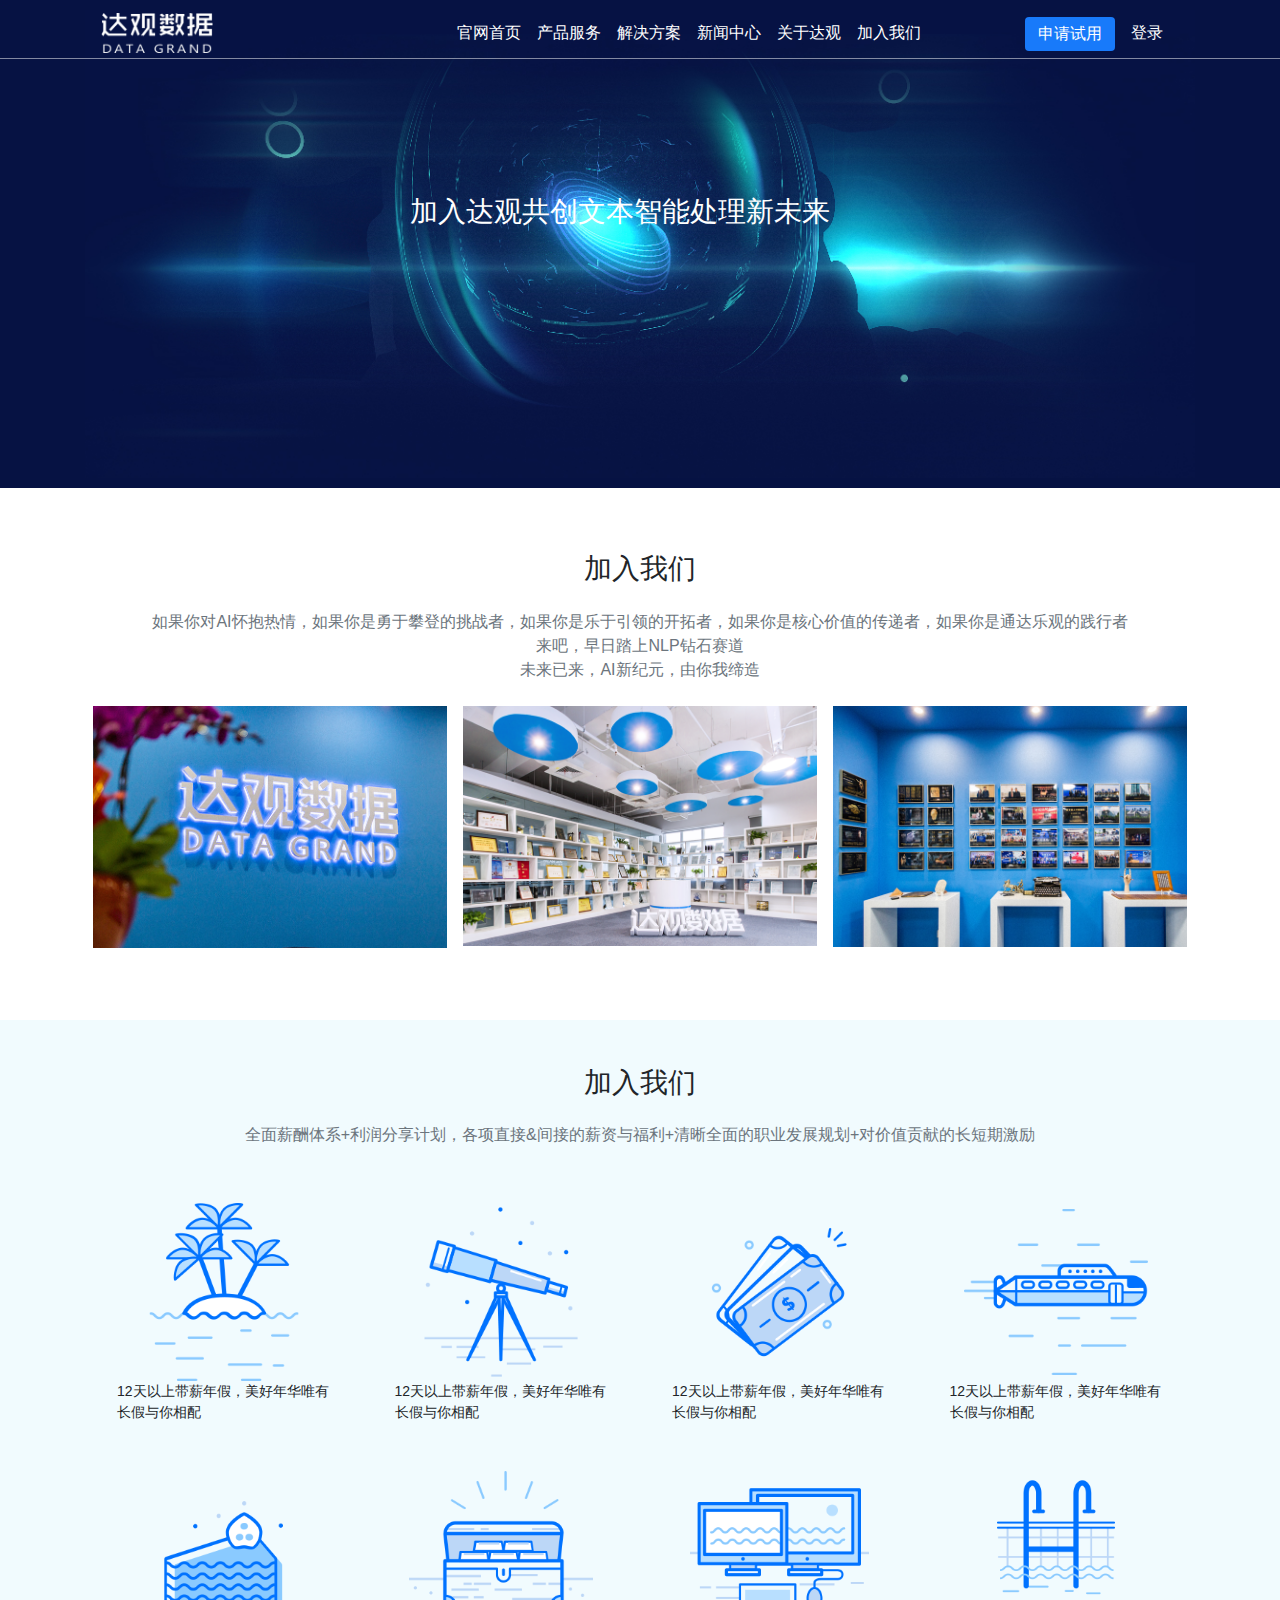
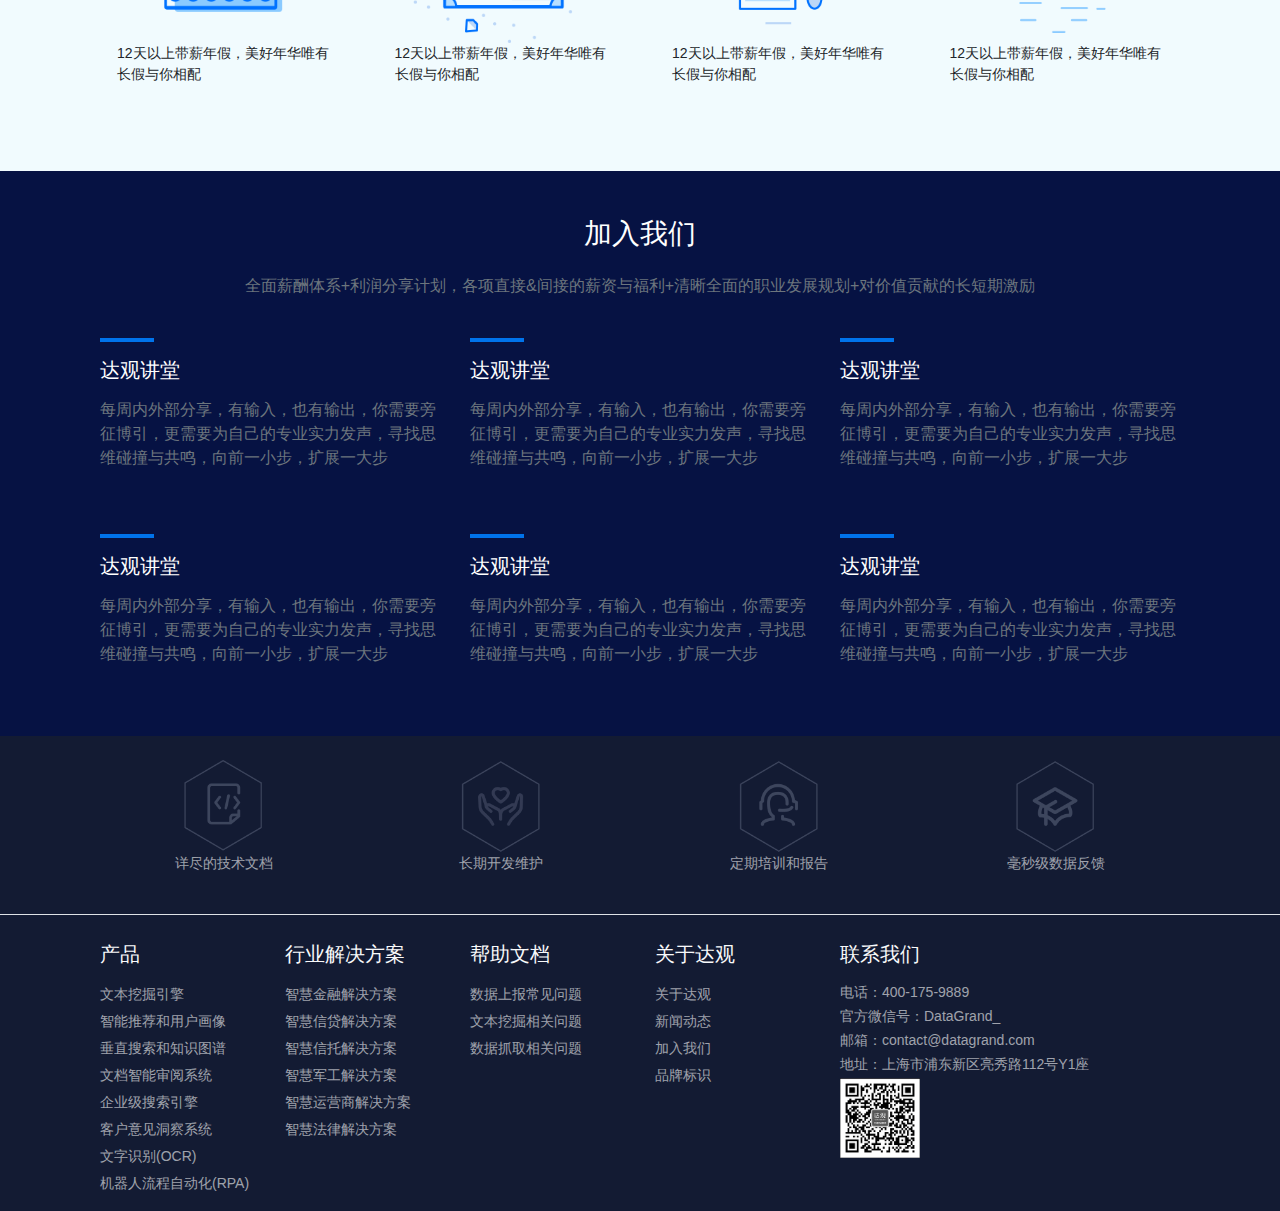
<file: our.html>
<!DOCTYPE html>
<html>

<head lang="en">
    <meta charset="UTF-8">
    <title>加入我们</title>
    <!-- 设置视口-->
    <meta name="viewport" content="width=device-width,initial-scale=1" />
    <!-- 导入css-->
    <link rel="stylesheet" href="css/bootstrap.css" />
    <link rel="stylesheet" href="css/comm.css" />
    <link rel="stylesheet" href="css/our.css" />
    <!-- 导入3个js-->
    <script src="js/jquery.min.js"></script>
    <script src="js/popper.min.js"></script>
    <script src="js/bootstrap.min.js"></script>


</head>

<body>
    <!--头部-->
    <div class="dh-header ">
        <div class="container  ">
            <div class="navbar navbar-expand-md navbar-dark  pb-0">
                <a class="navbar-brand header-logo" href="#"><img src="images/index/dg-logo-2x.png" alt="" /></a>
                <button class="navbar-toggler" data-target="#content" data-toggle="collapse">
                        <span class="navbar-toggler-icon">
                        </span>
                    </button>
                <div id="content" class="collapse navbar-collapse">
                    <ul class="navbar-nav ml-lg-auto mr-lg-5 pl-1 ">
                        <li class="nav-item"><a class="nav-link" href="index.html">官网首页</a></li>
                        <li class="nav-item"><a class="nav-link" href="product.html">产品服务</a></li>
                        <li class="nav-item"><a class="nav-link" href="scheme.html">解决方案</a></li>
                        <li class="nav-item"><a class="nav-link" href="blog.html">新闻中心</a></li>
                        <li class="nav-item"><a class="nav-link" href="about.html">关于达观</a></li>
                        <li class="nav-item"><a class="nav-link" href="our.html">加入我们</a></li>
                    </ul>
                </div>
                <div class="ml-lg-5 d-none d-lg-block header-login float-right">
                    <button class="btn py-1   ">申请试用</button><a class="" href="#">登录</a>
                </div>
            </div>
        </div>
    </div>
    <div class="join-banner">
        <div class="container">
            <img src="images/our/join-banner-content.jpg" class="w-100 " alt="" />
            <h3 class="text-white join-banner-text">加入达观共创文本智能处理新未来</h3>
        </div>
    </div>
    <div class="join-environment py-5">
        <div class="container text-center">
            <h3 class="py-3">加入我们</h3>
            <p class="my-0 text-muted">如果你对AI怀抱热情，如果你是勇于攀登的挑战者，如果你是乐于引领的开拓者，如果你是核心价值的传递者，如果你是通达乐观的践行者</p>
            <p class="my-0 text-muted">来吧，早日踏上NLP钻石赛道</p>
            <p class="my-0 text-muted">未来已来，AI新纪元，由你我缔造</p>
            <div class="row py-4">
                <div class="col-12 col-md-4 px-2">
                    <img class="w-100" src="images/our/join_us_01.png" alt="" />
                </div>
                <div class="col-12 col-md-4 px-2">
                    <img class="w-100" src="images/our/join_us_02.png" alt="" />
                </div>
                <div class="col-12 col-md-4 px-2">
                    <img class="w-100" src="images/our/join_us_03.png" alt="" />
                </div>
            </div>
        </div>
    </div>
    </div>
    <div class="welfare">
        <div class="container text-center">
            <h3 class="py-3">加入我们</h3>
            <p class="text-muted">全面薪酬体系+利润分享计划，各项直接&间接的薪资与福利+清晰全面的职业发展规划+对价值贡献的长短期激励</p>
            <div class="row py-4">
                <div class="col-12 col-md-3 p-3 ">
                    <img class="w-75" src="images/our/join-04.png" alt="" />
                    <p class="text-left my_small px-3">12天以上带薪年假，美好年华唯有长假与你相配 </p>
                </div>
                <div class="col-12 col-md-3 p-3 ">
                    <img class="w-75" src="images/our/join-05.png" alt="" />
                    <p class="text-left my_small px-3">12天以上带薪年假，美好年华唯有长假与你相配 </p>
                </div>
                <div class="col-12 col-md-3 p-3 ">
                    <img class="w-75" src="images/our/join-06.png" alt="" />
                    <p class="text-left my_small px-3">12天以上带薪年假，美好年华唯有长假与你相配 </p>
                </div>
                <div class="col-12 col-md-3 p-3 ">
                    <img class="w-75" src="images/our/join-07.png" alt="" />
                    <p class="text-left my_small px-3">12天以上带薪年假，美好年华唯有长假与你相配 </p>
                </div>
                <div class="col-12 col-md-3 p-3 ">
                    <img class="w-75" src="images/our/join-08.png" alt="" />
                    <p class="text-left my_small px-3">12天以上带薪年假，美好年华唯有长假与你相配 </p>
                </div>
                <div class="col-12 col-md-3 p-3 ">
                    <img class="w-75" src="images/our/join-09.png" alt="" />
                    <p class="text-left my_small px-3">12天以上带薪年假，美好年华唯有长假与你相配 </p>
                </div>
                <div class="col-12 col-md-3 p-3 ">
                    <img class="w-75" src="images/our/join-10.png" alt="" />
                    <p class="text-left my_small px-3">12天以上带薪年假，美好年华唯有长假与你相配 </p>
                </div>
                <div class="col-12 col-md-3 p-3 ">
                    <img class="w-75" src="images/our/join-11.png" alt="" />
                    <p class="text-left my_small px-3">12天以上带薪年假，美好年华唯有长假与你相配 </p>
                </div>
            </div>
        </div>
    </div>
    <div class="join-plan text-white">
        <div class="container text-center">
            <h3 class="py-3">加入我们</h3>
            <p class="text-muted">全面薪酬体系+利润分享计划，各项直接&间接的薪资与福利+清晰全面的职业发展规划+对价值贡献的长短期激励</p>
            <div class="row text-left">
                <div class="col-12 col-md-4 py-4">
                    <div class="div-fixed"></div>
                    <h5 class="py-3 my-0">达观讲堂</h5>
                    <p class="text-muted">每周内外部分享，有输入，也有输出，你需要旁征博引，更需要为自己的专业实力发声，寻找思维碰撞与共鸣，向前一小步，扩展一大步</p>
                </div>
                <div class="col-12 col-md-4 py-4">
                    <div class="div-fixed"></div>
                    <h5 class="py-3 my-0">达观讲堂</h5>
                    <p class="text-muted">每周内外部分享，有输入，也有输出，你需要旁征博引，更需要为自己的专业实力发声，寻找思维碰撞与共鸣，向前一小步，扩展一大步</p>
                </div>
                <div class="col-12 col-md-4 py-4">
                    <div class="div-fixed"></div>
                    <h5 class="py-3 my-0">达观讲堂</h5>
                    <p class="text-muted">每周内外部分享，有输入，也有输出，你需要旁征博引，更需要为自己的专业实力发声，寻找思维碰撞与共鸣，向前一小步，扩展一大步</p>
                </div>
                <div class="col-12 col-md-4 py-4">
                    <div class="div-fixed"></div>
                    <h5 class="py-3 my-0">达观讲堂</h5>
                    <p class="text-muted">每周内外部分享，有输入，也有输出，你需要旁征博引，更需要为自己的专业实力发声，寻找思维碰撞与共鸣，向前一小步，扩展一大步</p>
                </div>
                <div class="col-12 col-md-4 py-4">
                    <div class="div-fixed"></div>
                    <h5 class="py-3 my-0">达观讲堂</h5>
                    <p class="text-muted">每周内外部分享，有输入，也有输出，你需要旁征博引，更需要为自己的专业实力发声，寻找思维碰撞与共鸣，向前一小步，扩展一大步</p>
                </div>
                <div class="col-12 col-md-4 py-4">
                    <div class="div-fixed"></div>
                    <h5 class="py-3 my-0">达观讲堂</h5>
                    <p class="text-muted">每周内外部分享，有输入，也有输出，你需要旁征博引，更需要为自己的专业实力发声，寻找思维碰撞与共鸣，向前一小步，扩展一大步</p>
                </div>

            </div>
        </div>
    </div>
    <!-- 底部导航-->
    <div class="dg-footer  ">
        <div class="border-bottom">
            <div class="container py-4 ">
                <div class="row">
                    <div class="col-3 text-center">
                        <img class="footer-img" src="images/index/footer-word1-new.png" alt="" />
                        <p class="footer-f-c">详尽的技术文档</p>
                    </div>
                    <div class="col-3 text-center">
                        <img class="footer-img" src="images/index/footer-word2-new.png" alt="" />
                        <p class="footer-f-c">长期开发维护</p>
                    </div>
                    <div class="col-3 text-center">
                        <img class="footer-img " src="images/index/footer-word3-new.png" alt="" />
                        <p class="footer-f-c">定期培训和报告</p>
                    </div>
                    <div class="col-3 text-center">
                        <img class="footer-img" src="images/index/footer-word4-new.png" alt="" />
                        <p class="footer-f-c">毫秒级数据反馈</p>
                    </div>
                </div>
            </div>
        </div>
        <!-- 尾部注释-->
        <div class="container footer-text mt-3">
            <div class="d-none d-md-block">
                <div class="row">
                    <div class="col-2">
                        <ul class="list-unstyled">
                            <li>
                                <h5 class="text-light py-2 ">产品</h5>
                            </li>
                            <li><a class="text-dark footer-f-c" href="javascript:void();">文本挖掘引擎</a></li>
                            <li><a class="text-dark footer-f-c" href="javascript:void();">智能推荐和用户画像</a></li>
                            <li><a class="text-dark footer-f-c" href="javascript:void();">垂直搜索和知识图谱</a></li>
                            <li><a class="text-dark footer-f-c" href="javascript:void();">文档智能审阅系统</a></li>
                            <li><a class="text-dark footer-f-c" href="javascript:void();">企业级搜索引擎</a></li>
                            <li><a class="text-dark footer-f-c" href="javascript:void();">客户意见洞察系统</a></li>
                            <li><a class="text-dark footer-f-c" href="javascript:void();">文字识别(OCR)</a></li>
                            <li><a class="text-dark footer-f-c" href="javascript:void();">机器人流程自动化(RPA)</a></li>
                        </ul>
                    </div>
                    <div class="col-2">
                        <ul class="list-unstyled">
                            <li>
                                <h5 class="text-light py-2">行业解决方案</h5>
                            </li>
                            <li><a class="text-dark footer-f-c" href="javascript:void();">智慧金融解决方案</a></li>
                            <li><a class="text-dark footer-f-c" href="javascript:void();">智慧信贷解决方案</a></li>
                            <li><a class="text-dark footer-f-c" href="javascript:void();">智慧信托解决方案</a></li>
                            <li><a class="text-dark footer-f-c" href="javascript:void();">智慧军工解决方案</a></li>
                            <li><a class="text-dark footer-f-c" href="javascript:void();">智慧运营商解决方案</a></li>
                            <li><a class="text-dark footer-f-c" href="javascript:void();">智慧法律解决方案</a></li>
                        </ul>
                    </div>
                    <div class="col-2">
                        <ul class="list-unstyled">
                            <li>
                                <h5 class="text-light py-2 ">帮助文档</h5>
                            </li>
                            <li><a class="text-dark footer-f-c" href="javascript:void();">数据上报常见问题</a></li>
                            <li><a class="text-dark footer-f-c" href="javascript:void();">文本挖掘相关问题</a></li>
                            <li><a class="text-dark footer-f-c" href="javascript:void();">数据抓取相关问题</a></li>

                        </ul>
                    </div>
                    <div class="col-2">
                        <ul class="list-unstyled">
                            <li>
                                <h5 class="text-light py-2 ">关于达观</h5>
                            </li>
                            <li><a class="text-dark footer-f-c" href="javascript:void();">关于达观</a></li>
                            <li><a class="text-dark footer-f-c" href="javascript:void();">新闻动态</a></li>
                            <li><a class="text-dark footer-f-c" href="javascript:void();">加入我们</a></li>
                            <li><a class="text-dark footer-f-c" href="javascript:void();">品牌标识</a></li>

                        </ul>
                    </div>
                    <div class="col-4">
                        <ul class="list-unstyled">
                            <li>
                                <h5 class="text-light py-2 ">联系我们</h5>
                            </li>
                            <li class="footer-f-c">电话：400-175-9889</li>
                            <li class="footer-f-c">官方微信号：DataGrand_</li>
                            <li class="footer-f-c">邮箱：contact@datagrand.com</li>
                            <li class="footer-f-c">地址：上海市浦东新区亮秀路112号Y1座</li>
                            <li><img class="footer-code" src="images/index/qrcode.png" alt="二维码" /></li>
                        </ul>
                    </div>
                </div>
            </div>
        </div>
        <!-- 小窗口显示-->
        <ul class="list-unstyled d-md-none">
            <li class="pl-2 py-2"><a href="about.html">关于达观</a></li>
            <li class="pl-2 py-2"><a href="blog.html">新闻动态</a></li>
            <li class="pl-2 py-2"><a href="our.html">加入我们</a></li>
            <li class="pl-2 py-2"><a href="index.html">品牌标识</a></li>
        </ul>
    </div>
</body>

</html>
</file>
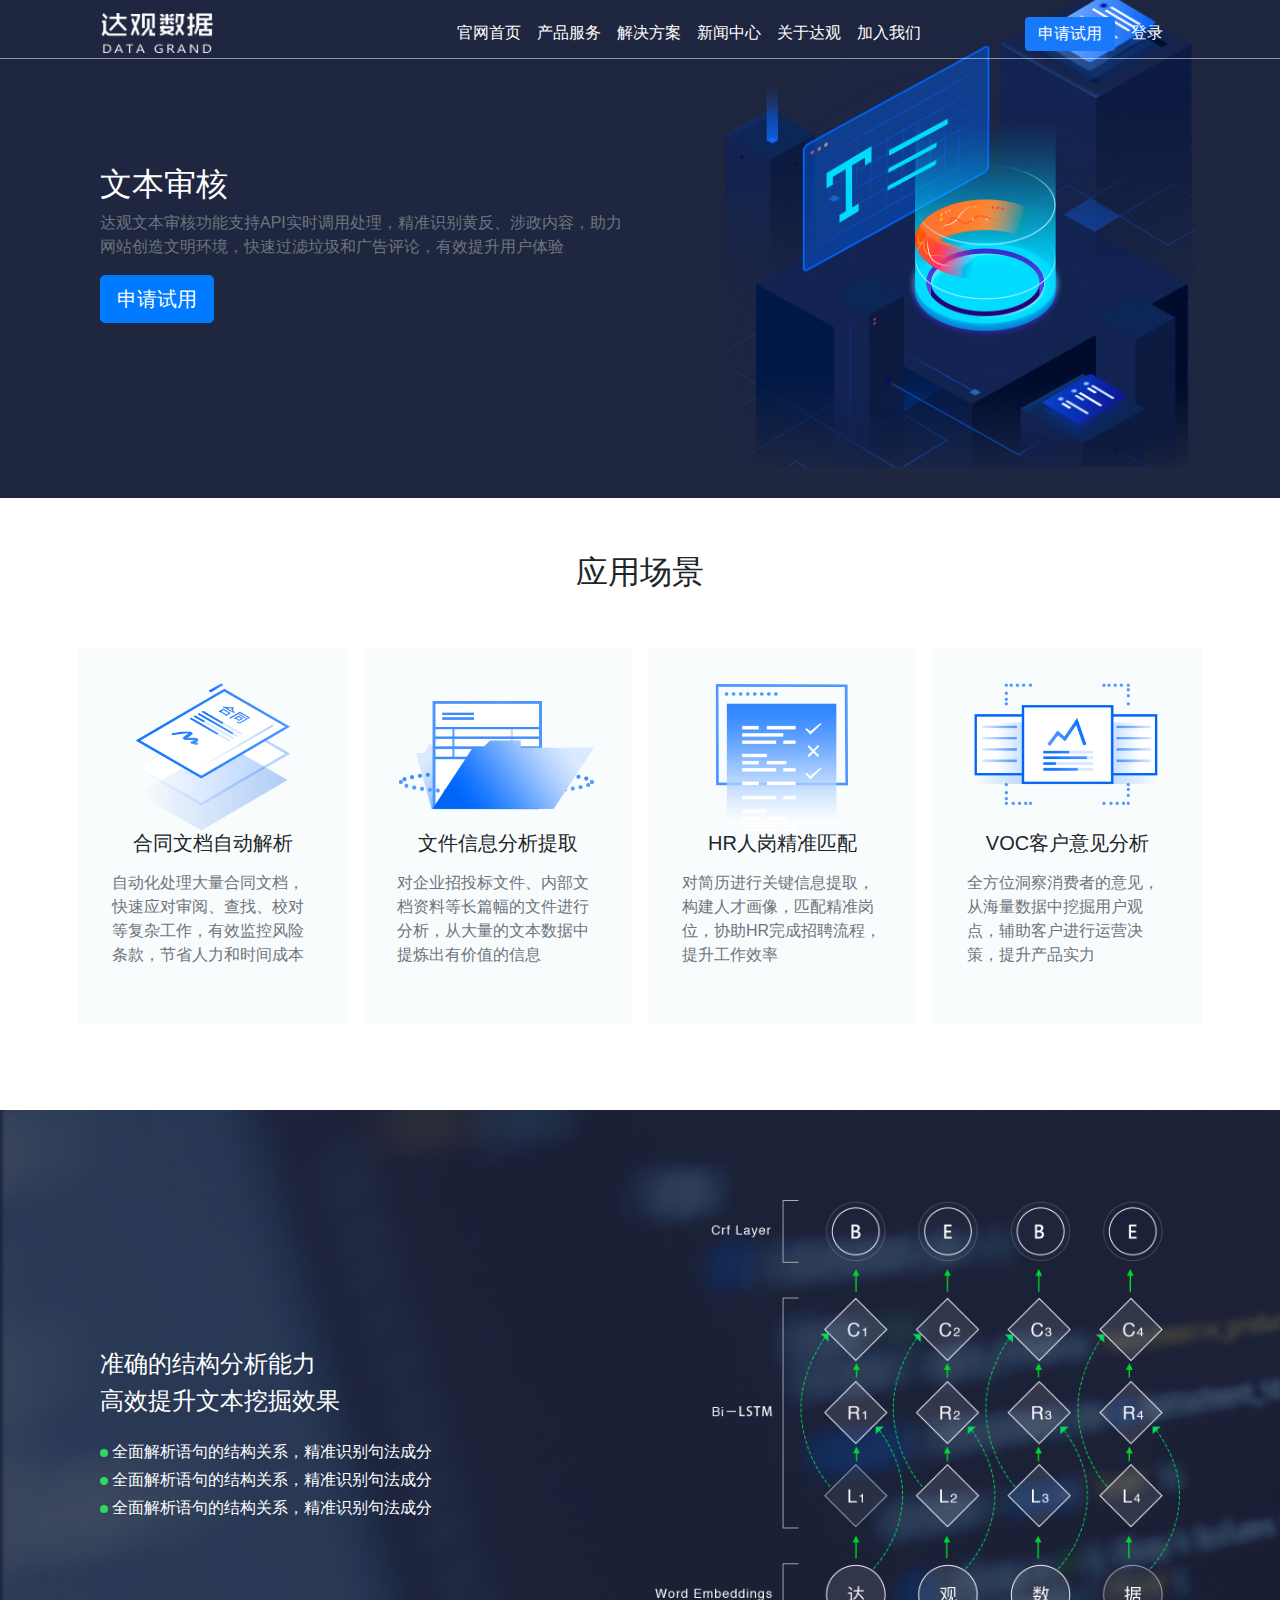
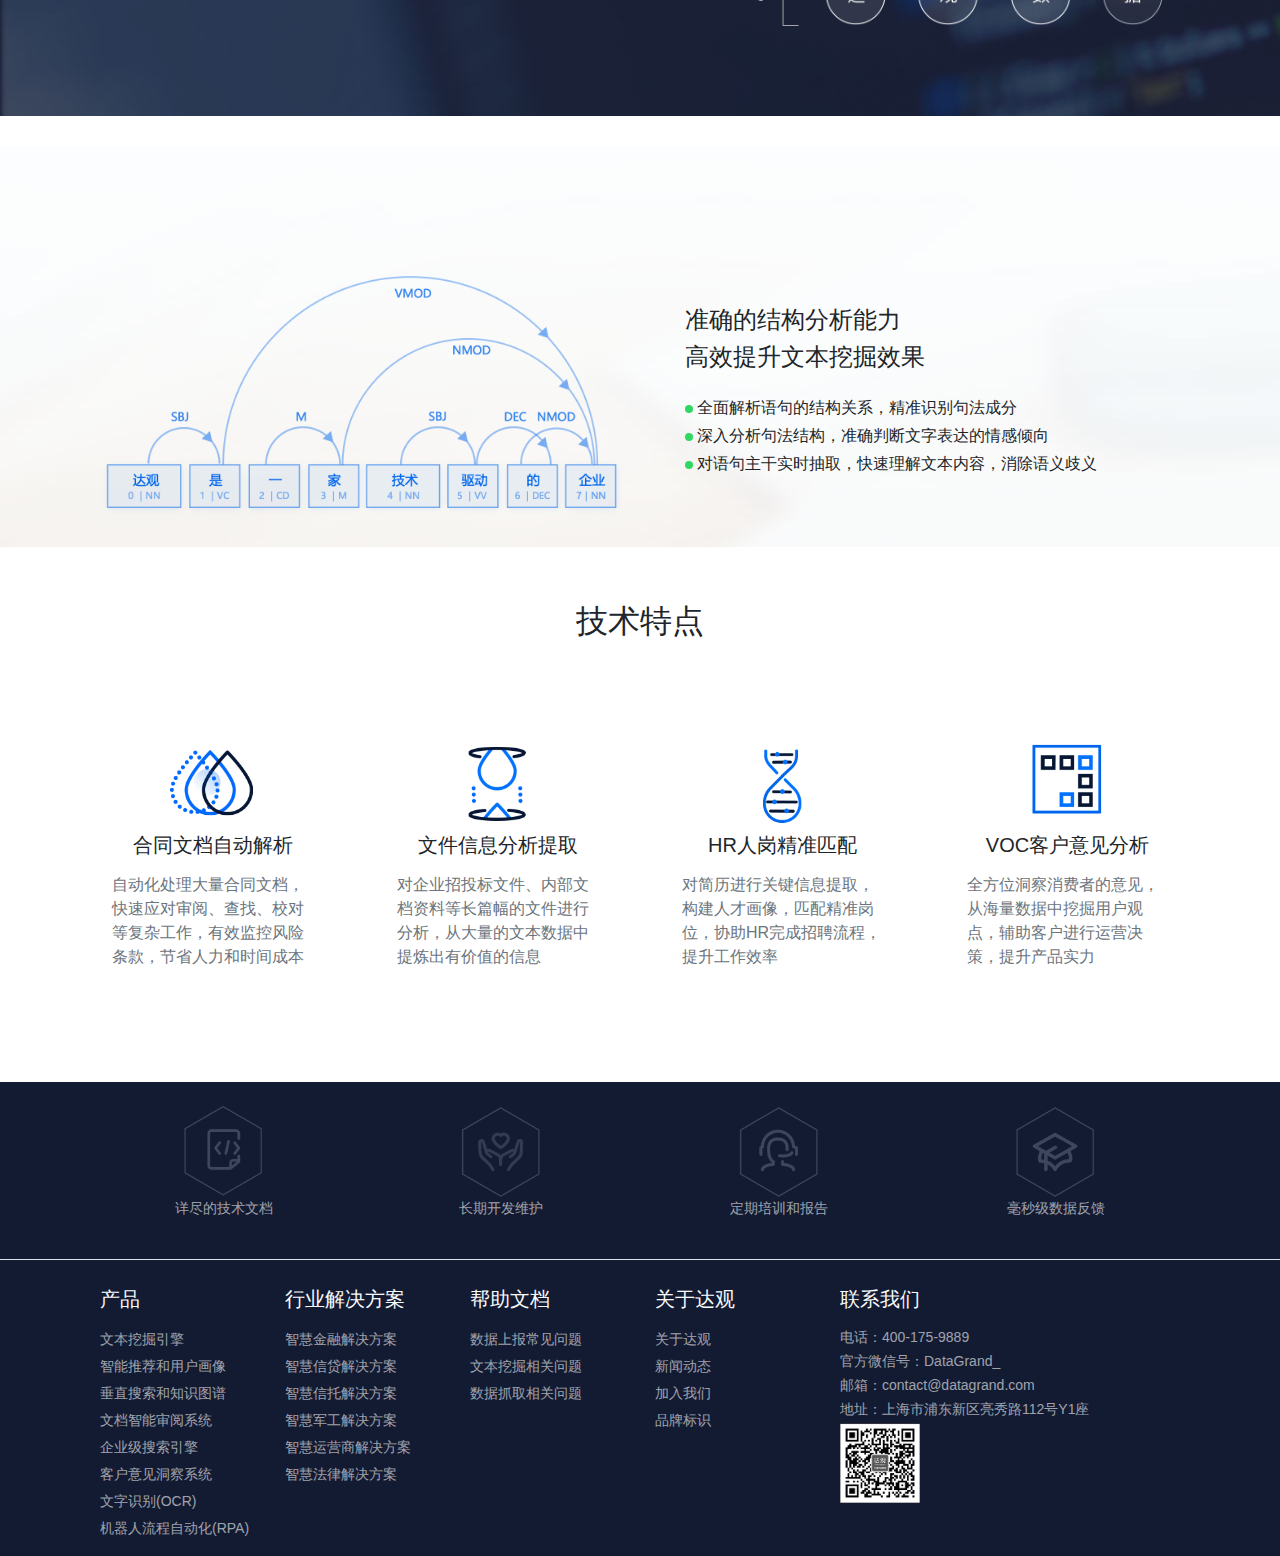
<file: product.html>
<!DOCTYPE html>
<html>

<head lang="en">
    <meta charset="UTF-8">
    <title>产品服务</title>
    <!-- 设置视口-->
    <meta name="viewport" content="width=device-width,initial-scale=1" />
    <!-- 导入css-->
    <link rel="stylesheet" href="css/bootstrap.css" />
    <link rel="stylesheet" href="css/comm.css" />
    <!-- 导入3个js-->
    <script src="js/jquery.min.js"></script>
    <script src="js/popper.min.js"></script>
    <script src="js/bootstrap.min.js"></script>
    <link rel="stylesheet" href="css/product.css" />


</head>

<body>
    <!--头部-->
    <div class="dh-header ">
        <div class="container  ">
            <div class="navbar navbar-expand-md navbar-dark  pb-0">
                <a class="navbar-brand header-logo" href="#"><img src="images/index/dg-logo-2x.png" alt="" /></a>
                <button class="navbar-toggler" data-target="#content" data-toggle="collapse">
                    <span class="navbar-toggler-icon">
                    </span>
                </button>
                <div id="content" class="collapse navbar-collapse">
                    <ul class="navbar-nav ml-lg-auto mr-lg-5 pl-1 ">
                        <li class="nav-item"><a class="nav-link" href="index.html">官网首页</a></li>
                        <li class="nav-item"><a class="nav-link" href="product.html">产品服务</a></li>
                        <li class="nav-item"><a class="nav-link" href="scheme.html">解决方案</a></li>
                        <li class="nav-item"><a class="nav-link" href="blog.html">新闻中心</a></li>
                        <li class="nav-item"><a class="nav-link" href="about.html">关于达观</a></li>
                        <li class="nav-item"><a class="nav-link" href="our.html">加入我们</a></li>
                    </ul>
                </div>
                <div class="ml-lg-5 d-none d-lg-block header-login float-right">
                    <button class="btn py-1   ">申请试用</button><a class="" href="#">登录</a>
                </div>
            </div>
        </div>
    </div>
    <!-- 头部代码结束-->
    <div class="text-review clearfix">
        <div class="container">
            <div class="row">
                <div class="col-12 col-md-6">
                    <h2 class="title text-white">文本审核</h2>
                    <p class="text-secondary">达观文本审核功能支持API实时调用处理，精准识别黄反、涉政内容，助力网站创造文明环境，快速过滤垃圾和广告评论，有效提升用户体验</p>
                    <a href="#" class="btn btn-primary text-white btn-lg">申请试用</a>
                </div>
                <div class="col-12 col-md-6 img-posi">
                    <img class="prod-img" src="images/product/text-review-bg.png" alt="" />
                </div>
            </div>
        </div>

    </div>
    <div class=" tm-intro container">
        <table></table>
        <h2 class=" text-center">应用场景</h2>
        <div class="row">
            <div class="col-12 col-md-3 px-2 ">
                <div class="cont-intro">
                    <img src="images/product/textmining-scenes-01.png" alt="" class="intro-img w-100" />
                    <h5 class="text-center">合同文档自动解析</h5>
                    <p class="text-left py-2 text-muted">自动化处理大量合同文档，快速应对审阅、查找、校对等复杂工作，有效监控风险条款，节省人力和时间成本</p>
                </div>
            </div>
            <div class="col-12 col-md-3 px-2 ">
                <div class="cont-intro">
                    <img src="images/product/textmining-scenes-02.png" alt="" class="intro-img w-100" />
                    <h5 class="text-center">文件信息分析提取</h5>
                    <p class="text-left py-2 text-muted">对企业招投标文件、内部文档资料等长篇幅的文件进行分析，从大量的文本数据中提炼出有价值的信息</p>
                </div>
            </div>
            <div class="col-12 col-md-3 px-2 ">
                <div class="cont-intro">
                    <img src="images/product/textmining-scenes-03.png" alt="" class="intro-img w-100" />
                    <h5 class="text-center">HR人岗精准匹配</h5>
                    <p class="text-left py-2 text-muted">对简历进行关键信息提取，构建人才画像，匹配精准岗位，协助HR完成招聘流程，提升工作效率</p>
                </div>
            </div>
            <div class="col-12 col-md-3 px-2 ">
                <div class="cont-intro">
                    <img src="images/product/textmining-scenes-04.png" alt="" class="intro-img w-100" />
                    <h5 class="text-center">VOC客户意见分析</h5>
                    <p class="text-left py-2 text-muted">全方位洞察消费者的意见，从海量数据中挖掘用户观点，辅助客户进行运营决策，提升产品实力</p>
                </div>
            </div>
        </div>
    </div>
    <div class="tm-effect">
        <div class="container">
            <div class="row">
                <div class="col-12 col-md-6">
                    <div class="text-effect">
                        <h4>准确的结构分析能力</h4>
                        <h4>高效提升文本挖掘效果</h4>
                        <ul class="list-unstyled mt-4">
                            <li class="my-1">
                                <i class="intro-item-ico "></i>
                                <span>全面解析语句的结构关系，精准识别句法成分</span>
                            </li>
                            <li class="my-1">
                                <i class="intro-item-ico "></i>
                                <span>全面解析语句的结构关系，精准识别句法成分</span>
                            </li>
                            <li class="my-1">
                                <i class="intro-item-ico "></i>
                                <span>全面解析语句的结构关系，精准识别句法成分</span>
                            </li>
                        </ul>
                    </div>
                </div>
                <div class="col-12 col-md-6">
                    <img src="images/product/tm-bt-list.png" alt="" class="img-effect " />
                </div>
            </div>
        </div>
    </div>
    <div class="tm-frame">
        <div class="container ">
            <div class="row">
                <div class="col-12 col-md-6">
                    <img class="img-frame" src="images/product/tm-00.png" alt="" />
                </div>
                <div class="col-12 col-md-6">
                    <div class="text-frame">
                        <h4>准确的结构分析能力</h4>
                        <h4>高效提升文本挖掘效果</h4>
                        <ul class="list-unstyled mt-4">
                            <li class="my-1">
                                <i class="intro-item-ico "></i>
                                <span>全面解析语句的结构关系，精准识别句法成分</span>
                            </li>
                            <li class="my-1">
                                <i class="intro-item-ico "></i>
                                <span>深入分析句法结构，准确判断文字表达的情感倾向</span>
                            </li>
                            <li class="my-1">
                                <i class="intro-item-ico "></i>
                                <span>对语句主干实时抽取，快速理解文本内容，消除语义歧义</span>
                            </li>

                        </ul>
                    </div>
                </div>
            </div>
        </div>
    </div>
    <!-- 技术特点-->
    <div class=" tm-special container">
        <table></table>
        <h2 class=" text-center">技术特点</h2>
        <div class="row">
            <div class="col-12 col-md-3 px-2 ">
                <div class="cont-intro text-center">
                    <img src="images/product/textmining-feature-01.png" alt="" class="intro-img w-50" />
                    <h5 class="text-center">合同文档自动解析</h5>
                    <p class="text-left py-2 text-muted">自动化处理大量合同文档，快速应对审阅、查找、校对等复杂工作，有效监控风险条款，节省人力和时间成本</p>
                </div>
            </div>
            <div class="col-12 col-md-3 px-2 ">
                <div class="cont-intro text-center">
                    <img src="images/product/textmining-feature-02.png" alt="" class="intro-img w-50" />
                    <h5 class="text-center">文件信息分析提取</h5>
                    <p class="text-left py-2 text-muted">对企业招投标文件、内部文档资料等长篇幅的文件进行分析，从大量的文本数据中提炼出有价值的信息</p>
                </div>
            </div>
            <div class="col-12 col-md-3 px-2 ">
                <div class="cont-intro text-center">
                    <img src="images/product/textmining-feature-03.png" alt="" class="intro-img w-50" />
                    <h5 class="text-center">HR人岗精准匹配</h5>
                    <p class="text-left py-2 text-muted">对简历进行关键信息提取，构建人才画像，匹配精准岗位，协助HR完成招聘流程，提升工作效率</p>
                </div>
            </div>
            <div class="col-12 col-md-3 px-2 ">
                <div class="cont-intro text-center">
                    <img src="images/product/textmining-feature-04.png" alt="" class="intro-img w-50" />
                    <h5 class="text-center">VOC客户意见分析</h5>
                    <p class="text-left py-2 text-muted">全方位洞察消费者的意见，从海量数据中挖掘用户观点，辅助客户进行运营决策，提升产品实力</p>
                </div>
            </div>
        </div>
    </div>
    <!-- 底部导航-->
    <div class="dg-footer  ">
        <div class="border-bottom">
            <div class="container py-4 ">
                <div class="row">
                    <div class="col-3 text-center">
                        <img class="footer-img" src="images/index/footer-word1-new.png" alt="" />
                        <p class="footer-f-c">详尽的技术文档</p>
                    </div>
                    <div class="col-3 text-center">
                        <img class="footer-img" src="images/index/footer-word2-new.png" alt="" />
                        <p class="footer-f-c">长期开发维护</p>
                    </div>
                    <div class="col-3 text-center">
                        <img class="footer-img " src="images/index/footer-word3-new.png" alt="" />
                        <p class="footer-f-c">定期培训和报告</p>
                    </div>
                    <div class="col-3 text-center">
                        <img class="footer-img" src="images/index/footer-word4-new.png" alt="" />
                        <p class="footer-f-c">毫秒级数据反馈</p>
                    </div>
                </div>
            </div>
        </div>
        <!-- 尾部注释-->
        <div class="container footer-text mt-3">
            <div class="d-none d-md-block">
                <div class="row">
                    <div class="col-2">
                        <ul class="list-unstyled">
                            <li>
                                <h5 class="text-light py-2 ">产品</h5>
                            </li>
                            <li><a class="text-dark footer-f-c" href="javascript:void();">文本挖掘引擎</a></li>
                            <li><a class="text-dark footer-f-c" href="javascript:void();">智能推荐和用户画像</a></li>
                            <li><a class="text-dark footer-f-c" href="javascript:void();">垂直搜索和知识图谱</a></li>
                            <li><a class="text-dark footer-f-c" href="javascript:void();">文档智能审阅系统</a></li>
                            <li><a class="text-dark footer-f-c" href="javascript:void();">企业级搜索引擎</a></li>
                            <li><a class="text-dark footer-f-c" href="javascript:void();">客户意见洞察系统</a></li>
                            <li><a class="text-dark footer-f-c" href="javascript:void();">文字识别(OCR)</a></li>
                            <li><a class="text-dark footer-f-c" href="javascript:void();">机器人流程自动化(RPA)</a></li>
                        </ul>
                    </div>
                    <div class="col-2">
                        <ul class="list-unstyled">
                            <li>
                                <h5 class="text-light py-2">行业解决方案</h5>
                            </li>
                            <li><a class="text-dark footer-f-c" href="javascript:void();">智慧金融解决方案</a></li>
                            <li><a class="text-dark footer-f-c" href="javascript:void();">智慧信贷解决方案</a></li>
                            <li><a class="text-dark footer-f-c" href="javascript:void();">智慧信托解决方案</a></li>
                            <li><a class="text-dark footer-f-c" href="javascript:void();">智慧军工解决方案</a></li>
                            <li><a class="text-dark footer-f-c" href="javascript:void();">智慧运营商解决方案</a></li>
                            <li><a class="text-dark footer-f-c" href="javascript:void();">智慧法律解决方案</a></li>
                        </ul>
                    </div>
                    <div class="col-2">
                        <ul class="list-unstyled">
                            <li>
                                <h5 class="text-light py-2 ">帮助文档</h5>
                            </li>
                            <li><a class="text-dark footer-f-c" href="javascript:void();">数据上报常见问题</a></li>
                            <li><a class="text-dark footer-f-c" href="javascript:void();">文本挖掘相关问题</a></li>
                            <li><a class="text-dark footer-f-c" href="javascript:void();">数据抓取相关问题</a></li>

                        </ul>
                    </div>
                    <div class="col-2">
                        <ul class="list-unstyled">
                            <li>
                                <h5 class="text-light py-2 ">关于达观</h5>
                            </li>
                            <li><a class="text-dark footer-f-c" href="javascript:void();">关于达观</a></li>
                            <li><a class="text-dark footer-f-c" href="javascript:void();">新闻动态</a></li>
                            <li><a class="text-dark footer-f-c" href="javascript:void();">加入我们</a></li>
                            <li><a class="text-dark footer-f-c" href="javascript:void();">品牌标识</a></li>

                        </ul>
                    </div>
                    <div class="col-4">
                        <ul class="list-unstyled">
                            <li>
                                <h5 class="text-light py-2 ">联系我们</h5>
                            </li>
                            <li class="footer-f-c">电话：400-175-9889</li>
                            <li class="footer-f-c">官方微信号：DataGrand_</li>
                            <li class="footer-f-c">邮箱：contact@datagrand.com</li>
                            <li class="footer-f-c">地址：上海市浦东新区亮秀路112号Y1座</li>
                            <li><img class="footer-code" src="images/index/qrcode.png" alt="二维码" /></li>
                        </ul>
                    </div>
                </div>
            </div>
        </div>
        <!-- 小窗口显示-->
        <ul class="list-unstyled d-md-none">
            <li class="pl-2 py-2"><a href="about.html">关于达观</a></li>
            <li class="pl-2 py-2"><a href="blog.html">新闻动态</a></li>
            <li class="pl-2 py-2"><a href="our.html">加入我们</a></li>
            <li class="pl-2 py-2"><a href="index.html">品牌标识</a></li>
        </ul>
    </div>
</body>

</html>
</file>
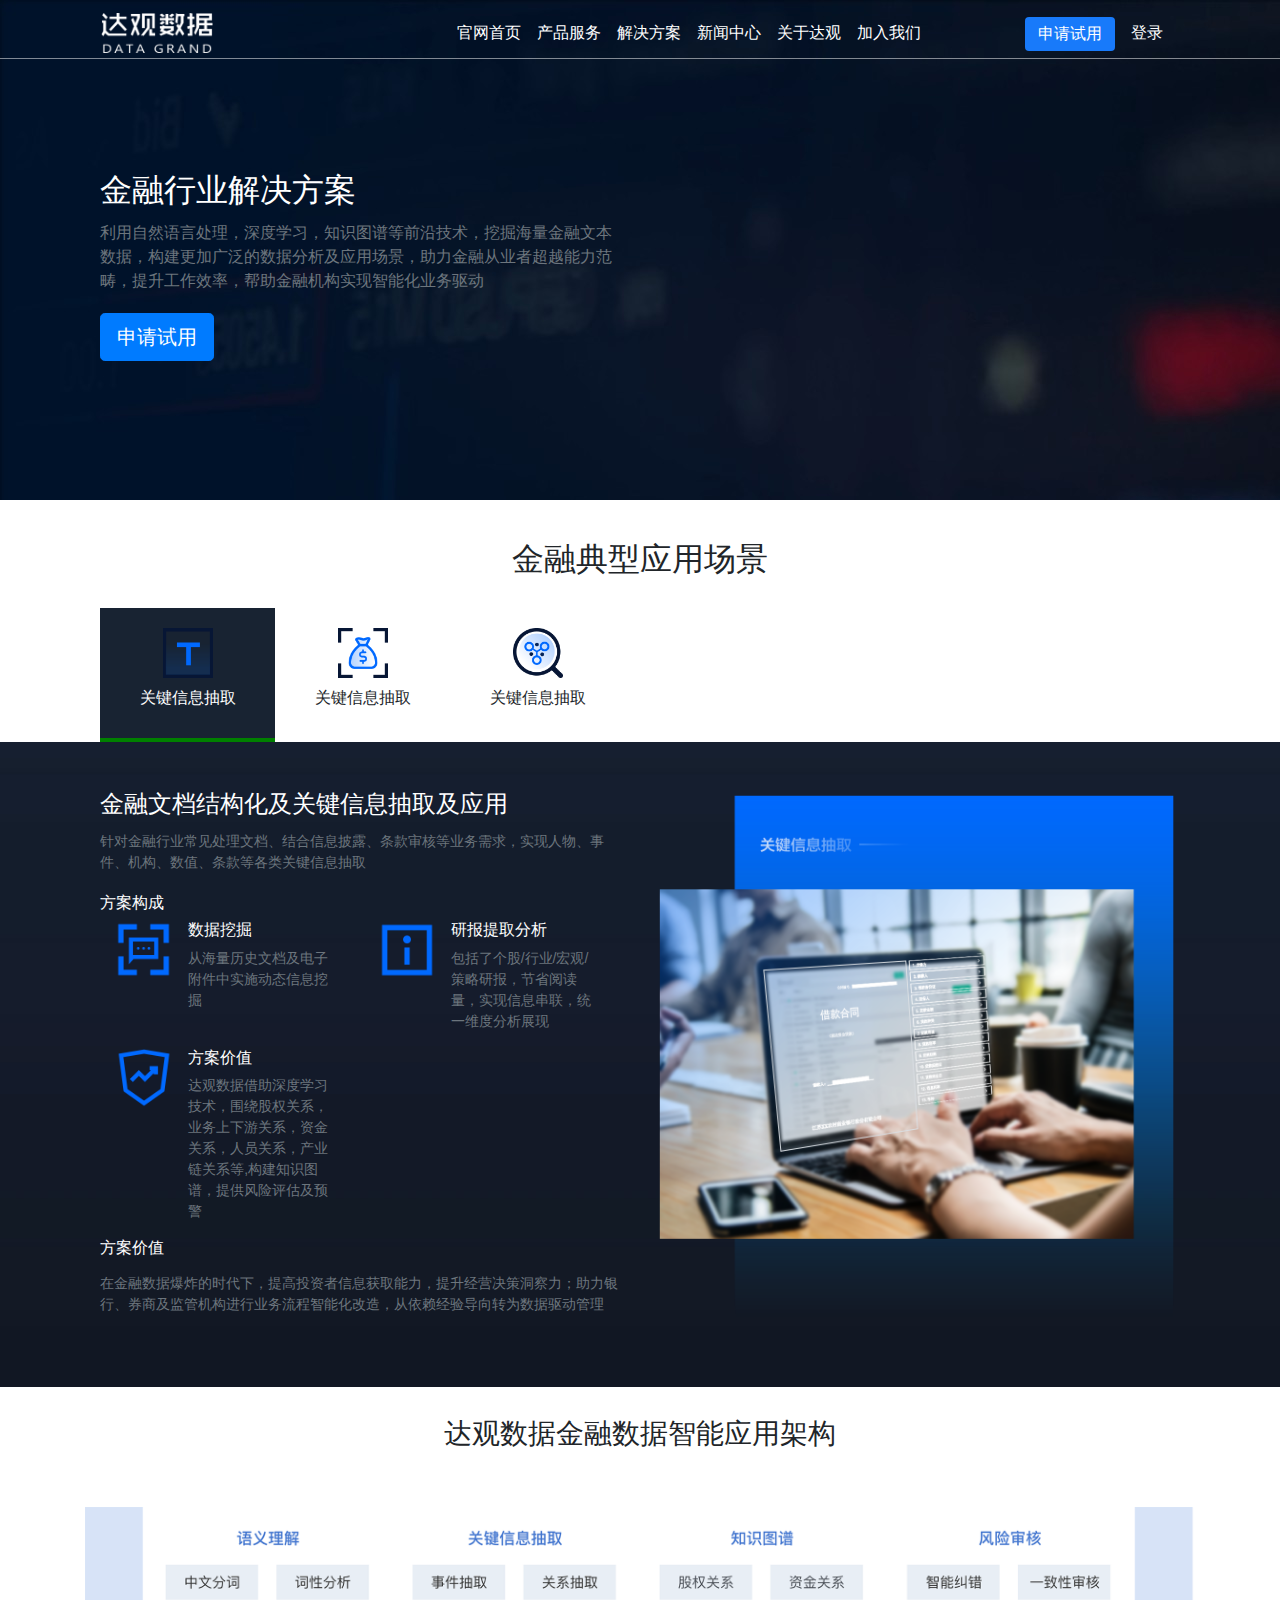
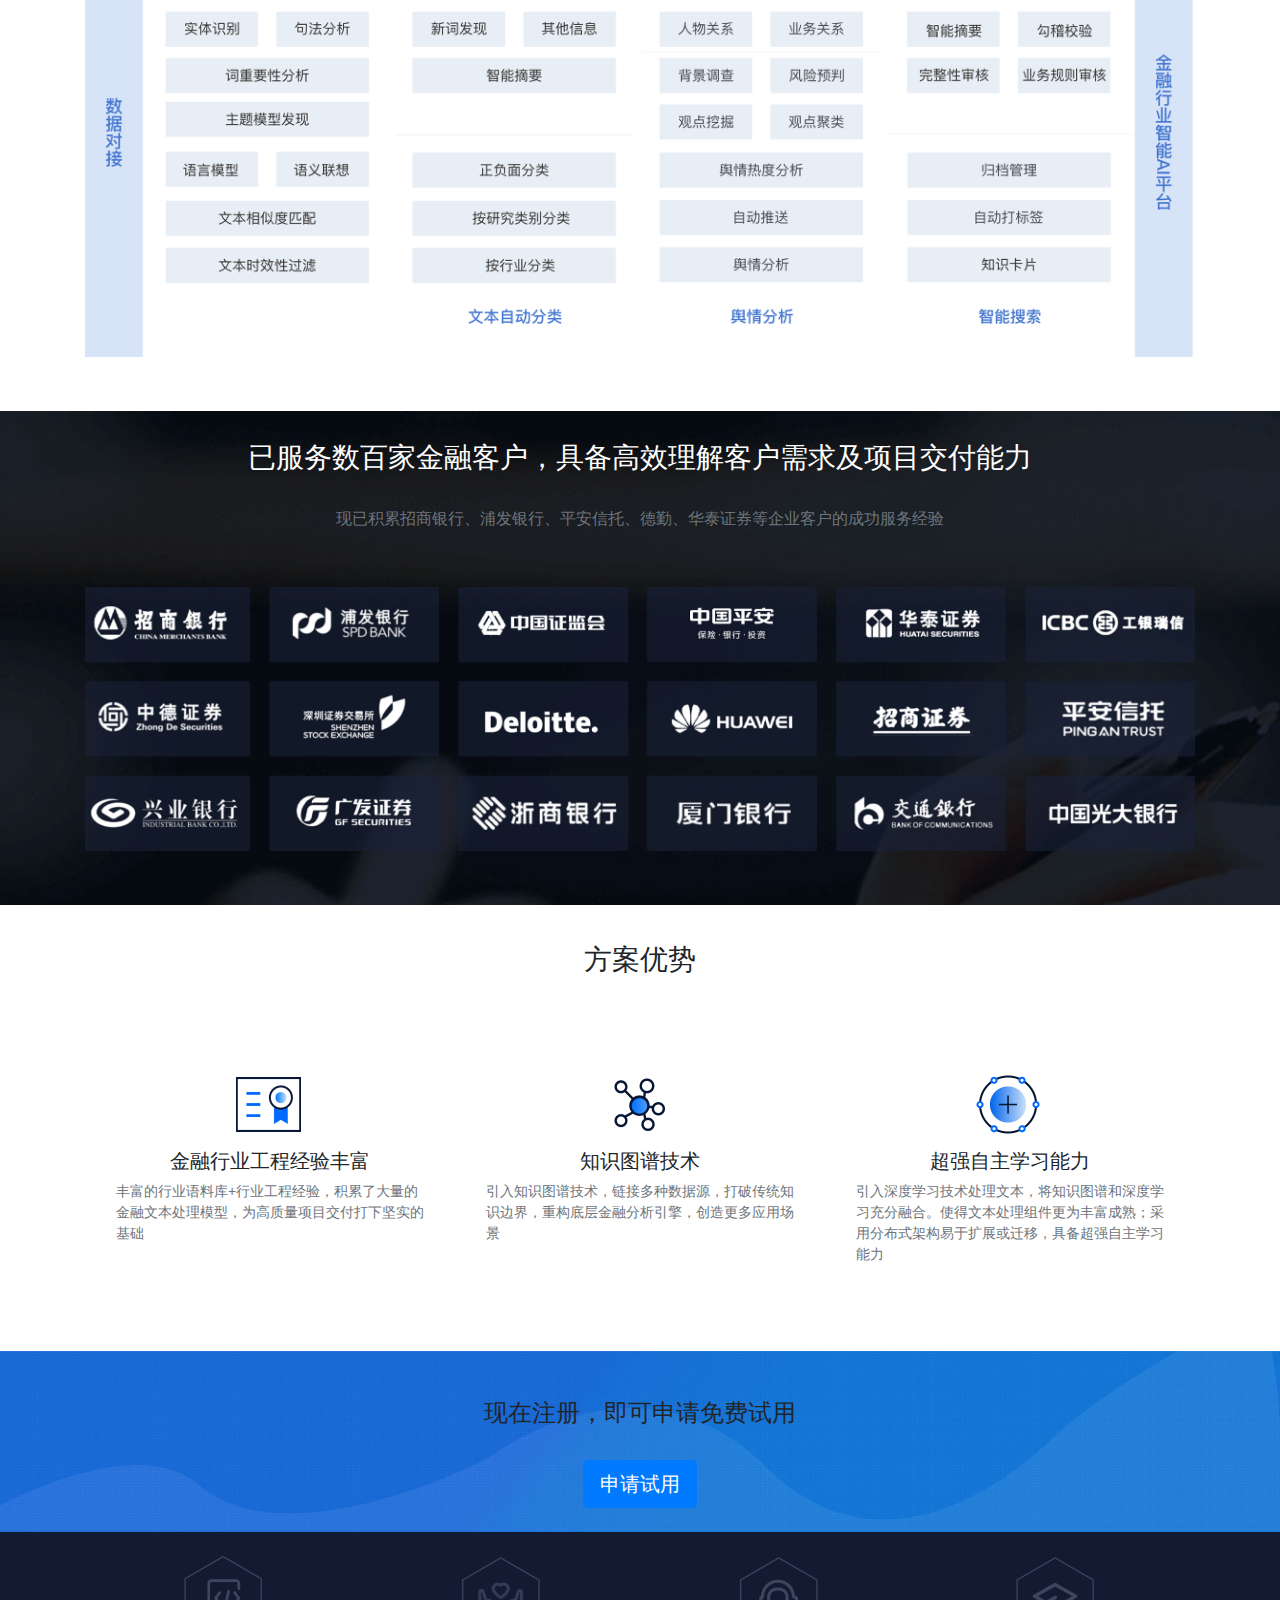
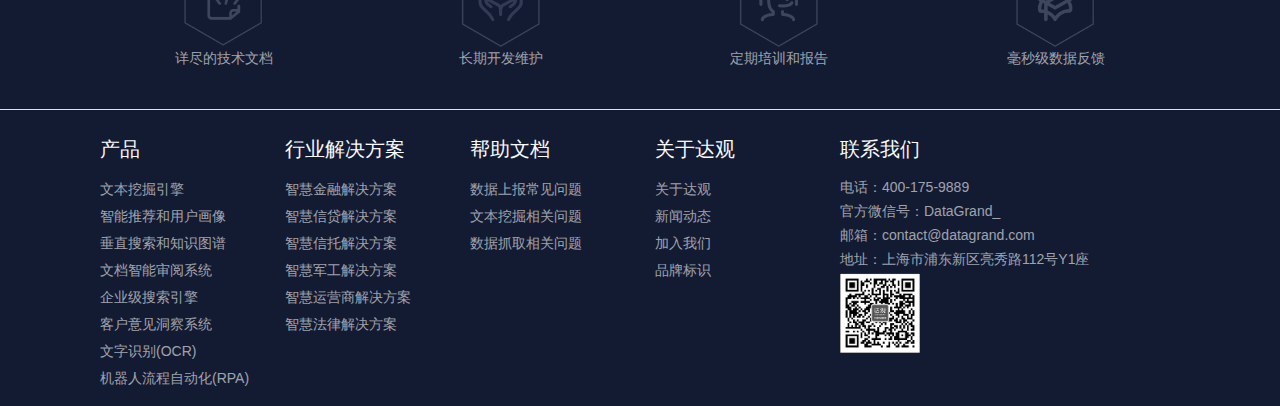
<file: scheme.html>
<!DOCTYPE html>
<html>

<head lang="en">
    <meta charset="UTF-8">
    <title>解决方案</title>
    <!-- 设置视口-->
    <meta name="viewport" content="width=device-width,initial-scale=1" />
    <!-- 导入css-->
    <link rel="stylesheet" href="css/bootstrap.css" />
    <link rel="stylesheet" href="css/comm.css" />
    <link rel="stylesheet" href="css/scheme.css" />
    <!-- 导入3个js-->
    <script src="js/jquery.min.js"></script>
    <script src="js/popper.min.js"></script>
    <script src="js/bootstrap.min.js"></script>


</head>

<body>
    <!--头部-->
    <div class="dh-header ">
        <div class="container  ">
            <div class="navbar navbar-expand-md navbar-dark  pb-0">
                <a class="navbar-brand header-logo" href="#"><img src="images/index/dg-logo-2x.png" alt="" /></a>
                <button class="navbar-toggler" data-target="#content" data-toggle="collapse">
                    <span class="navbar-toggler-icon">
                    </span>
                </button>
                <div id="content" class="collapse navbar-collapse">
                    <ul class="navbar-nav ml-lg-auto mr-lg-5 pl-1 ">
                        <li class="nav-item"><a class="nav-link" href="index.html">官网首页</a></li>
                        <li class="nav-item"><a class="nav-link" href="product.html">产品服务</a></li>
                        <li class="nav-item"><a class="nav-link" href="scheme.html">解决方案</a></li>
                        <li class="nav-item"><a class="nav-link" href="blog.html">新闻中心</a></li>
                        <li class="nav-item"><a class="nav-link" href="about.html">关于达观</a></li>
                        <li class="nav-item"><a class="nav-link" href="our.html">加入我们</a></li>
                    </ul>
                </div>
                <div class="ml-lg-5 d-none d-lg-block header-login float-right">
                    <button class="btn py-1   ">申请试用</button><a class="" href="#">登录</a>
                </div>
            </div>
        </div>
    </div>
    <!-- 头部代码结束-->
    <div class="financial">
        <div class="container">
            <div class="row">
                <div class="finan-text col-12 col-md-6">
                    <h2 class="text-white">金融行业解决方案</h2>
                    <p class="text-muted py-1">利用自然语言处理，深度学习，知识图谱等前沿技术，挖掘海量金融文本数据，构建更加广泛的数据分析及应用场景，助力金融从业者超越能力范畴，提升工作效率，帮助金融机构实现智能化业务驱动</p>
                    <a href="#" class="btn btn-primary btn-lg">申请试用</a>
                </div>
            </div>
        </div>

    </div>
    <div class="financail-block">
        <h2 class="text-center fina-title">金融典型应用场景</h2>
        <div class="container">
            <div class="row">
                <div class="col-12 col-md-6">
                    <div class="row">
                        <div class="col-4 fina-active fina-item text-center">
                            <img class="fina-img" src="images/shame/financial-scene-f-01.png" alt="" />
                            <p class="my-2">关键信息抽取</p>
                        </div>
                        <div class="col-4  fina-item text-center">
                            <img class="fina-img" src="images/shame/financial-scene-f-02.png" alt="" />
                            <p class="my-2">关键信息抽取</p>
                        </div>
                        <div class="col-4  fina-item text-center">
                            <img class="fina-img" src="images/shame/financial-scene-f-03.png" alt="" />
                            <p class="my-2">关键信息抽取</p>
                        </div>
                    </div>
                </div>
            </div>
        </div>
        <div class="solution-plan-block">
            <div class="container">
                <div class="row py-5">
                    <div class="col-12 col-md-6">
                        <h4>金融文档结构化及关键信息抽取及应用</h4>
                        <p class="text-muted my_small  py-1">针对金融行业常见处理文档、结合信息披露、条款审核等业务需求，实现人物、事件、机构、数值、条款等各类关键信息抽取</p>
                        <h6>方案构成</h6>
                        <div class="row">
                            <div class="col-12 col-md-6">
                                <div class="row">
                                    <div class="col-3 px-0">
                                        <img src="images/shame/financial-scene-icon-01.png" class="w-100" alt="" />
                                    </div>
                                    <div class="col-9">
                                        <h6>数据挖掘</h6>
                                        <p class="text-muted my_small">从海量历史文档及电子附件中实施动态信息挖掘</p>
                                    </div>
                                </div>
                            </div>
                            <div class="col-12 col-md-6">
                                <div class="row">
                                    <div class="col-3 px-0">
                                        <img src="images/shame/financial-scene-icon-02.png" class="w-100" alt="" />
                                    </div>
                                    <div class="col-9">
                                        <h6>研报提取分析</h6>
                                        <p class="text-muted my_small">包括了个股/行业/宏观/策略研报，节省阅读量，实现信息串联，统一维度分析展现</p>
                                    </div>
                                </div>
                            </div>
                            <div class="col-12 col-md-6">
                                <div class="row">
                                    <div class="col-3 px-0">
                                        <img src="images/shame/financial-scene-icon-03.png" class="w-100" alt="" />
                                    </div>
                                    <div class="col-9">
                                        <h6>方案价值</h6>
                                        <p class="text-muted my_small">达观数据借助深度学习技术，围绕股权关系，业务上下游关系，资金关系，人员关系，产业链关系等,构建知识图谱，提供风险评估及预警</p>
                                    </div>
                                </div>
                            </div>
                        </div>
                        <h6>方案价值</h6>
                        <p class="my_small text-muted py-2">在金融数据爆炸的时代下，提高投资者信息获取能力，提升经营决策洞察力；助力银行、券商及监管机构进行业务流程智能化改造，从依赖经验导向转为数据驱动管理</p>
                    </div>
                    <div class="col-md-6 d-none d-md-block">
                        <img class="w-100" src="images/shame/financial-scene-show-01.png" alt="" />
                    </div>
                </div>
            </div>
        </div>
    </div>
    <div class="fina-block-03">
        <div class="container">
            <h3 class="pb-4 text-center">达观数据金融数据智能应用架构</h3>
            <img class="w-100 my-4" src="images/shame/financial-block-01.png" alt="" />
        </div>
    </div>
    <div class="fina-block-04">
        <div class="container">
            <h3 class="pb-4">已服务数百家金融客户，具备高效理解客户需求及项目交付能力</h3>
            <p class="text-muted pb-3">
                现已积累招商银行、浦发银行、平安信托、德勤、华泰证券等企业客户的成功服务经验
            </p>
            <img class="w-100 my-4" src="images/shame/financial-block-02.png" alt="" />
        </div>
    </div>
    <div class="fina-block-05">
        <div class="container">
            <h3 class="text-center pb-5 pt-2">方案优势</h3>
            <div class="row">
                <div class="col-12 col-md-4">
                    <div class="p-3 text-center">
                        <img src="images/shame/financial-advantage-01.png" alt="" />
                        <h5>金融行业工程经验丰富</h5>
                        <p class="text-muted my_small text-left">丰富的行业语料库+行业工程经验，积累了大量的金融文本处理模型，为高质量项目交付打下坚实的基础</p>
                    </div>
                </div>
                <div class="col-12 col-md-4">
                    <div class="p-3 text-center">
                        <img src="images/shame/financial-advantage-02.png" alt="" />
                        <h5>知识图谱技术</h5>
                        <p class="text-muted my_small text-left">引入知识图谱技术，链接多种数据源，打破传统知识边界，重构底层金融分析引擎，创造更多应用场景</p>
                    </div>
                </div>
                <div class="col-12 col-md-4">
                    <div class="p-3 text-center">
                        <img src="images/shame/financial-advantage-03.png" alt="" />
                        <h5>超强自主学习能力</h5>
                        <p class="text-muted my_small text-left">引入深度学习技术处理文本，将知识图谱和深度学习充分融合。使得文本处理组件更为丰富成熟；采用分布式架构易于扩展或迁移，具备超强自主学习能力</p>
                    </div>
                </div>
            </div>
        </div>
    </div>



    <!--底部申请试用-->
    <div class="apply-title py-4 mt-4">
        <div class="container text-center ">
            <h4 class="py-4">现在注册，即可申请免费试用</h4>
            <a href="#" class="btn btn-lg btn-primary">申请试用</a>
        </div>
    </div>
    <!-- 底部导航-->
    <div class="dg-footer  ">
        <div class="border-bottom">
            <div class="container py-4 ">
                <div class="row">
                    <div class="col-3 text-center">
                        <img class="footer-img" src="images/index/footer-word1-new.png" alt="" />
                        <p class="footer-f-c">详尽的技术文档</p>
                    </div>
                    <div class="col-3 text-center">
                        <img class="footer-img" src="images/index/footer-word2-new.png" alt="" />
                        <p class="footer-f-c">长期开发维护</p>
                    </div>
                    <div class="col-3 text-center">
                        <img class="footer-img " src="images/index/footer-word3-new.png" alt="" />
                        <p class="footer-f-c">定期培训和报告</p>
                    </div>
                    <div class="col-3 text-center">
                        <img class="footer-img" src="images/index/footer-word4-new.png" alt="" />
                        <p class="footer-f-c">毫秒级数据反馈</p>
                    </div>
                </div>
            </div>
        </div>
        <!-- 尾部注释-->
        <div class="container footer-text mt-3">
            <div class="d-none d-md-block">
                <div class="row">
                    <div class="col-2">
                        <ul class="list-unstyled">
                            <li>
                                <h5 class="text-light py-2 ">产品</h5>
                            </li>
                            <li><a class="text-dark footer-f-c" href="javascript:void();">文本挖掘引擎</a></li>
                            <li><a class="text-dark footer-f-c" href="javascript:void();">智能推荐和用户画像</a></li>
                            <li><a class="text-dark footer-f-c" href="javascript:void();">垂直搜索和知识图谱</a></li>
                            <li><a class="text-dark footer-f-c" href="javascript:void();">文档智能审阅系统</a></li>
                            <li><a class="text-dark footer-f-c" href="javascript:void();">企业级搜索引擎</a></li>
                            <li><a class="text-dark footer-f-c" href="javascript:void();">客户意见洞察系统</a></li>
                            <li><a class="text-dark footer-f-c" href="javascript:void();">文字识别(OCR)</a></li>
                            <li><a class="text-dark footer-f-c" href="javascript:void();">机器人流程自动化(RPA)</a></li>
                        </ul>
                    </div>
                    <div class="col-2">
                        <ul class="list-unstyled">
                            <li>
                                <h5 class="text-light py-2">行业解决方案</h5>
                            </li>
                            <li><a class="text-dark footer-f-c" href="javascript:void();">智慧金融解决方案</a></li>
                            <li><a class="text-dark footer-f-c" href="javascript:void();">智慧信贷解决方案</a></li>
                            <li><a class="text-dark footer-f-c" href="javascript:void();">智慧信托解决方案</a></li>
                            <li><a class="text-dark footer-f-c" href="javascript:void();">智慧军工解决方案</a></li>
                            <li><a class="text-dark footer-f-c" href="javascript:void();">智慧运营商解决方案</a></li>
                            <li><a class="text-dark footer-f-c" href="javascript:void();">智慧法律解决方案</a></li>
                        </ul>
                    </div>
                    <div class="col-2">
                        <ul class="list-unstyled">
                            <li>
                                <h5 class="text-light py-2 ">帮助文档</h5>
                            </li>
                            <li><a class="text-dark footer-f-c" href="javascript:void();">数据上报常见问题</a></li>
                            <li><a class="text-dark footer-f-c" href="javascript:void();">文本挖掘相关问题</a></li>
                            <li><a class="text-dark footer-f-c" href="javascript:void();">数据抓取相关问题</a></li>

                        </ul>
                    </div>
                    <div class="col-2">
                        <ul class="list-unstyled">
                            <li>
                                <h5 class="text-light py-2 ">关于达观</h5>
                            </li>
                            <li><a class="text-dark footer-f-c" href="javascript:void();">关于达观</a></li>
                            <li><a class="text-dark footer-f-c" href="javascript:void();">新闻动态</a></li>
                            <li><a class="text-dark footer-f-c" href="javascript:void();">加入我们</a></li>
                            <li><a class="text-dark footer-f-c" href="javascript:void();">品牌标识</a></li>

                        </ul>
                    </div>
                    <div class="col-4">
                        <ul class="list-unstyled">
                            <li>
                                <h5 class="text-light py-2 ">联系我们</h5>
                            </li>
                            <li class="footer-f-c">电话：400-175-9889</li>
                            <li class="footer-f-c">官方微信号：DataGrand_</li>
                            <li class="footer-f-c">邮箱：contact@datagrand.com</li>
                            <li class="footer-f-c">地址：上海市浦东新区亮秀路112号Y1座</li>
                            <li><img class="footer-code" src="images/index/qrcode.png" alt="二维码" /></li>
                        </ul>
                    </div>
                </div>
            </div>
        </div>
        <!-- 小窗口显示-->
        <ul class="list-unstyled d-md-none">
            <li class="pl-2 py-2"><a href="about.html">关于达观</a></li>
            <li class="pl-2 py-2"><a href="blog.html">新闻动态</a></li>
            <li class="pl-2 py-2"><a href="our.html">加入我们</a></li>
            <li class="pl-2 py-2"><a href="index.html">品牌标识</a></li>
        </ul>
    </div>
</body>

</html>
</file>
<file: css/comm.css>
@media screen and (max-width:900px) {
    .dh-header ul{
        background:rgba(0,0,0,0.1);
    }

}
a:hover{
    text-decoration: none !important;
}
.row{
    margin-left: 0;
    margin-right:0;
}
/*上面是修改boot*/
.apply-title{
    background: url(../images/index/point-bg.jpg) no-repeat;
    background-size: 100% 100%;
}

.dh-header{
    position: absolute;
    top:0;
    width:100%;
    z-index: 23;
    border-bottom: 1px solid rgba(255,255,255,0.5);
}
.dh-header a{
    color:#fff !important;
}
.dh-header>div{
background-color:transparent;
}
.header-logo{
    width:7rem;
}
.header-logo img{
    width:100%;
    height:100%;
}
.header-login>button{
    background-color: #187afa;
    color:#fff;
}
.header-login>a{
    display: inline-block;
    padding: 0.5rem 1rem;
}
.dg-footer{
    background-color:#131b33;
}
.footer-img{
    width:5rem;
}
.footer-text li{
    margin:3px 0;
}
.footer-f-c {
    color: hsla(0,0%,100%,.6) !important;
    font-size: 14px !important;
}
.footer-text li a:hover{
    color:#fff !important;
}
.footer-code{
    width:5rem;
}
.my_small{
    font-size: 14px;
}
</file>
<file: css/index.css>
/*�ֲ�ͼ*/

.img-lb {
    width: 100%;
}

.img-p {
    position: relative;
    height: 500px;
}

.img-p img {
    width: 100%;
    height: 100%;
}

.img-p .item-position {
    position: absolute;
    top: 30%;
    left: 15%;
    right: 15%;
    max-width: 400px;
}

.quick {
    padding: 1.2rem 0;
}

.quick img {
    width: 57px;
    height: 57px;
}

.product-img {
    height: 45px;
}


/*ͼ����*/

.product-border {
    border-bottom: 2px solid transparent;
}

.product-border a {
    color: #000;
}

.product-border:hover {
    border-bottom-color: deepskyblue;
}

.product-item {
    background: #f8fbff;
}

.product-item div {
    font-size: 14px;
    color: #999;
}

.case .case-img {
    display: block;
    width: 100% !important;
}
</file>
<file: css/about.css>
.about-datagrand{
    background:#192138;
}
.block1-img1{
    background:url("../images/about/block01-1-locate-bg.png") no-repeat;
}
.block1-img2{
    background:url("../images/about/block01-2-locate-bg.png") no-repeat;
}
.block1-img3{
    background:url("../images/about/block01-3-locate-bg.png") no-repeat;
}
.block1-img4{
    background:url("../images/about/block01-4-locate-bg.png") no-repeat;
}
.block1-img1,.block1-img2,.block1-img3,.block1-img4{
    background-size:100% 100%;
    color:#fff;
    padding:40px 0px 40px 20px;
}
.about-us-block{
    position: relative;
    padding:30px 0;
}
.about-us-absolute{
    position: absolute;
    top:-5%;
    left: 0;
    width:100%;
    font:900 140px normal ;
    color:#9da4ba;
    z-index:-1;
    opacity: .1;
}
.about-us-block2{
    background: url("../images/about/about-us-bg02-new.jpg") no-repeat;
    background-size:100% 100%;
    z-index: -3;
}
.about-bg-1{
    background: url("../images/about/about-us-block1-01.png") no-repeat;
    background-size: 100% 100%;
    padding:30px 15px;
}
.about-bg-2{
    background: url("../images/about/about-us-block1-02.png") no-repeat;
    background-size: 100% 100%;
    padding:30px 15px;
}
.about-us-block4{
    background: url("../images/about/about-us-bg04.jpg") no-repeat;
    background-size:100% 100%;
    z-index: -3;
}
</file>
<file: css/blog.css>
.tm-banner{
    width:100%;
    height:25rem;
    background:url(../images/blog/new_banner.jpg) no-repeat;
    background-size:150% 100%;
    background-position: 50% 0;
}

.view-text a{
  float: right;
}
</file>
<file: css/our.css>
.join-banner{
   position: relative;
    background-color: #061243;
    padding: 10px 0;
}
.join-banner-text{
    position: absolute;
    top:40%;
    left:32%;
    right:32%;
}
.welfare{
    background-color: #f1fbfe;
    padding: 30px 0;
}
.join-plan{
    padding:30px 0;
    background:#061243;
}
.div-fixed{
    height:4px;
    width:54px;
    background-color:#0073eb;
}
</file>
<file: css/product.css>
.text-review{
    background-color: #1f263f;
    height:498px;
    position: relative;
    z-index: -2;
}
.title{
    margin-top:165px;
}
.prod-img{
    width:30rem;
    height:30rem;
    position: absolute;
    bottom: -9rem;
    right:0;
    z-index: -1;
}
.tm-intro{
    padding:55px 0;

}
.cont-intro{
    padding:34px;
    margin-top:50px;
    background:#f9fcfd;
}
.tm-special .cont-intro{
    background:#fff;
}
.tm-special{
    padding: 55px 0;
}
.img-frame{
    width:100%;
    margin-top:100px;
}
.tm-frame{
    background:url("../images/product/tm-frame-bg.jpg") no-repeat;
    padding:30px 0;
}
.text-frame{
    margin:0 auto;
    padding-left: 30px;
    margin-top:130px;
}
.intro-item-ico{
    display: inline-block;
    width:8px;
    height:8px;
    border-radius: 50%;
    background-color: #2ed863;
}
.tm-effect{
    background: url("../images/product/textmining-bg-01.jpg") no-repeat;
   margin:30px 0;
    padding: 40px 0;
}
.text-effect{
    margin-top:200px;
    color:#fff;
}
.img-effect{
    width:100%;
    margin:50px 0;
}
</file>
<file: css/scheme.css>
.financial{
    height:500px;
    padding: 1px;
    background: url("../images/product/financial-bg-iphone.png") no-repeat;
}
.finan-text{
    margin-top:170px;
}
.fina-title{
    margin: 40px 0 30px 0;
}
.fina-item{
    padding:20px 10px;
    border-bottom: 4px solid transparent;
}

.fina-active{
    background:#182332;
    color:#fff;
    border-color: green;
}
.fina-img{
    width:50px;
    height:50px;
}
.solution-plan-block{
    background:url("../images/shame/financial-bg-01.jpg") no-repeat;
    color:#fff;
}

.fina-block-03,.fina-block-05,.fina-block-04{
    padding: 30px 0;
}
.fina-block-04{
    background: url("../images/shame/financial-bg-02.jpg") no-repeat;
    color:#fff;
    text-align: center;
}
.fina-block-05 img{
    width:100px;

}
</file>
